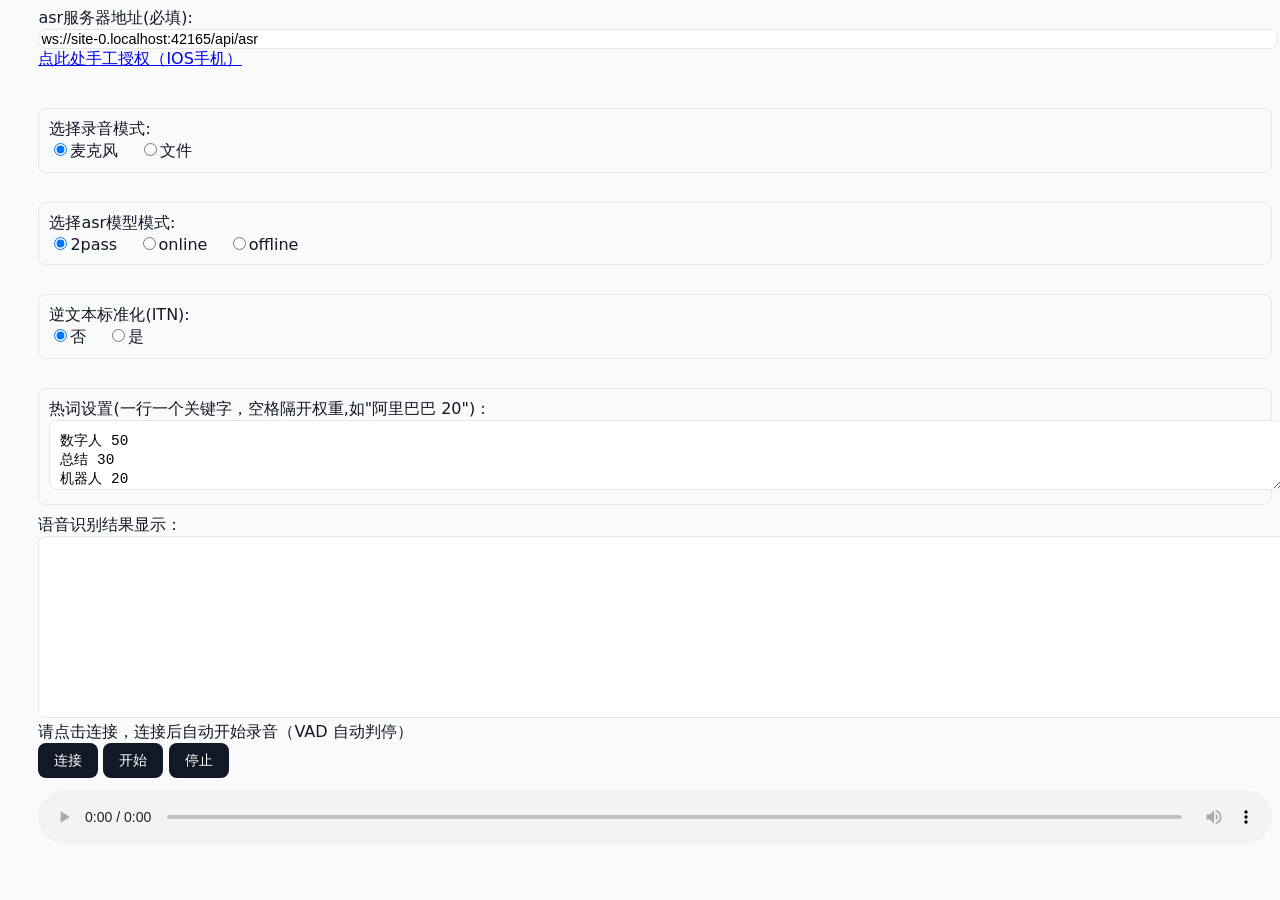
<file: web/asr/index.html>
<!DOCTYPE html>
<html>
	<head>
		<meta charset="utf-8" />
		<meta name="viewport" content="width=device-width,initial-scale=1" />
		<title>语音识别</title>
		<link rel="stylesheet" href="../css/minimal.css">
 
	</head>
	<body style="margin-left: 3%">
		<script src="recorder-core.js" charset="UTF-8"></script>
		<script src="wav.js" charset="UTF-8"></script>
		<script src="pcm.js" charset="UTF-8"></script>

		 
		<div class="div_class_topArea">

			<div class="div_class_recordControl">
				asr服务器地址(必填):
				<br>
				<input id="wssip" type="text" onchange="addresschange()" style=" width: 100%;height:100%" value="wss://www.funasr.com:10096/"/>
				<br>
				<a id="wsslink"  href="#" onclick="window.open('https://127.0.0.1:10095/', '_blank')"><div id="info_wslink">点此处手工授权wss://127.0.0.1:10095/</div></a>
				<br>
			<br>  
			<div  style="border:2px solid #ccc;">
				选择录音模式:<br/>
    
        <label><input name="recoder_mode" onclick="on_recoder_mode_change()" type="radio" value="mic" checked="true"/>麦克风 </label>&nbsp;&nbsp;
        <label><input name="recoder_mode" onclick="on_recoder_mode_change()" type="radio" value="file" />文件 </label> 

				</div>
				
				<br>
				 <div id="mic_mode_div" style="border:2px solid #ccc;display:block;">
				选择asr模型模式:<br/>
    
      <label><input name="asr_mode" type="radio" value="2pass" checked="true"/>2pass </label>&nbsp;&nbsp;
      <label><input name="asr_mode" type="radio" value="online" />online </label>&nbsp;&nbsp;
      <label><input name="asr_mode" type="radio" value="offline" />offline </label>

				</div>
				
				<div id="rec_mode_div" style="border:2px solid #ccc;display:none;">
		 
    
		          <input type="file" id="upfile">

				</div>
				<br>
				<div id="use_itn_div" style="border:2px solid #ccc;display:block;">
					逆文本标准化(ITN):<br/>
					<label><input name="use_itn" type="radio" value="false" checked="true"/>否 </label>&nbsp;&nbsp;
					<label><input name="use_itn" type="radio" value="true" />是 </label>
			   </div>
			   <br>
		        <div  style="border:2px solid #ccc;">
					热词设置(一行一个关键字，空格隔开权重,如"阿里巴巴 20")：
					<br>
	
	
					<textarea rows="3"  id="varHot"  style=" width: 100%;height:100%" >阿里巴巴 20&#13;hello world 40</textarea>
					<br>
	
					</div>
				语音识别结果显示：
				<br>
				
				<textarea rows="10"  id="varArea" readonly="true" style=" width: 100%;height:100%" ></textarea>
				<br>
				<div id="info_div">请点击连接，连接后自动开始录音（VAD 自动判停）</div>
				<div class="div_class_buttons">
					<button id="btnConnect">连接</button>
					<button id="btnStart">开始</button>
					<button id="btnStop">停止</button>
 
				</div>
                
				<audio id="audio_record" type="audio/wav" controls style="margin-top: 12px; width: 100%;"></audio>
			</div>
		</div>

 		<script src="wsconnecter.js" charset="utf-8"></script>
		<script src="main.js" charset="utf-8"></script>
		

 
				
	</body>
</html>
</file>
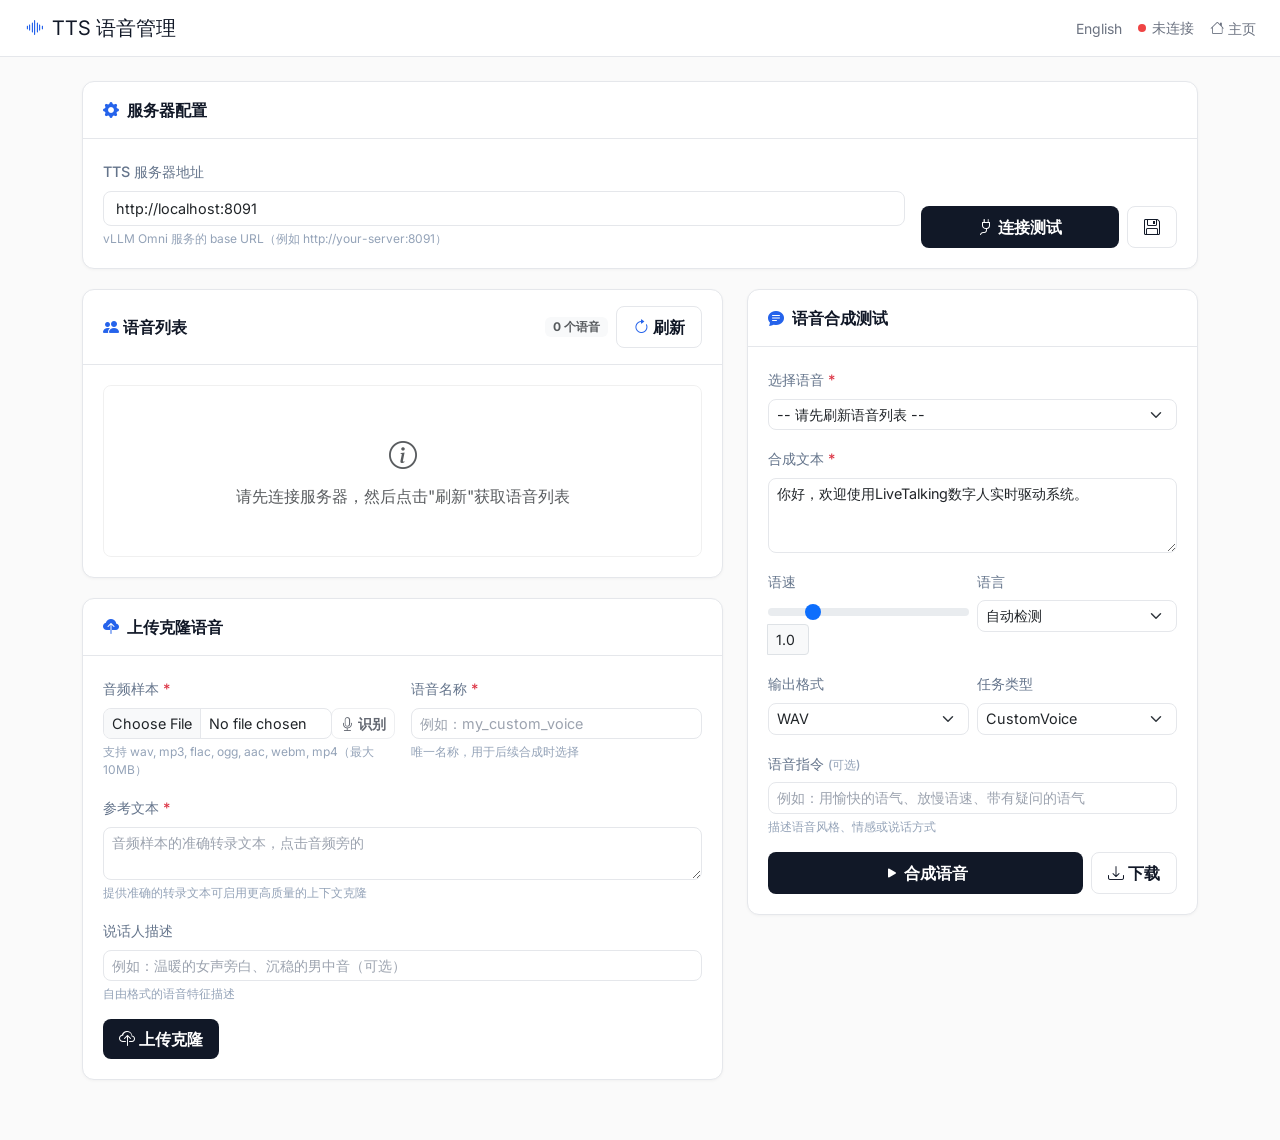
<file: web/tts/index.html>
<!DOCTYPE html>
<html lang="zh-CN">

<head>
    <meta charset="UTF-8">
    <meta name="viewport" content="width=device-width, initial-scale=1.0">
    <title>TTS 语音管理 - LiveTalking</title>
    <link href="https://fonts.googleapis.com/css2?family=Inter:wght@400;500;600;700&display=swap" rel="stylesheet">
    <link href="https://cdn.jsdelivr.net/npm/bootstrap@5.3.0/dist/css/bootstrap.min.css" rel="stylesheet">
    <link rel="stylesheet" href="https://cdn.jsdelivr.net/npm/bootstrap-icons@1.10.0/font/bootstrap-icons.css">
    <style>
        :root {
            --primary-bg: #f0f4fc;
            --card-bg: rgba(255, 255, 255, 0.85);
            --text-dark: #1e293b;
            --text-muted: #64748b;
            --accent-primary: #4361ee;
            --accent-secondary: #3f37c9;
            --danger-color: #ef4444;
            --success-color: #10b981;
            --warning-color: #f59e0b;
            --glass-border: rgba(255, 255, 255, 0.4);
            --border-radius: 16px;
        }

        body {
            font-family: 'Inter', system-ui, -apple-system, sans-serif;
            background: linear-gradient(135deg, #e0eafc 0%, #cfdef3 100%);
            color: var(--text-dark);
            min-height: 100vh;
            padding-bottom: 40px;
        }

        /* Navbar */
        .navbar-custom {
            background: linear-gradient(135deg, #4361ee, #3f37c9);
            box-shadow: 0 2px 10px rgba(0, 0, 0, 0.1);
        }

        /* Glass Card */
        .glass-card {
            background: var(--card-bg);
            backdrop-filter: blur(12px);
            -webkit-backdrop-filter: blur(12px);
            border: 1px solid var(--glass-border);
            border-radius: var(--border-radius);
            box-shadow: 0 10px 30px -10px rgba(0, 0, 0, 0.1);
            margin-bottom: 20px;
        }

        .glass-card .card-header {
            background: transparent;
            border-bottom: 1px solid rgba(0, 0, 0, 0.06);
            padding: 16px 20px;
            font-weight: 600;
            display: flex;
            align-items: center;
            gap: 8px;
        }

        .glass-card .card-header i {
            color: var(--accent-primary);
        }

        .glass-card .card-body {
            padding: 20px;
        }

        /* Buttons */
        .btn-primary-custom {
            background: linear-gradient(135deg, #4361ee, #3f37c9);
            border: none;
            color: #fff;
            font-weight: 600;
            border-radius: 8px;
            padding: 8px 16px;
            cursor: pointer;
            transition: transform 0.2s, box-shadow 0.2s;
        }

        .btn-primary-custom:hover {
            transform: translateY(-1px);
            box-shadow: 0 4px 14px rgba(67, 97, 238, 0.3);
            color: #fff;
        }

        .btn-primary-custom:active {
            transform: translateY(0);
        }

        .btn-primary-custom:disabled {
            opacity: 0.6;
            transform: none;
            box-shadow: none;
            cursor: not-allowed;
        }

        .btn-outline-custom {
            border: 2px solid var(--accent-primary);
            color: var(--accent-primary);
            font-weight: 600;
            border-radius: 8px;
            padding: 8px 16px;
            background: transparent;
            cursor: pointer;
            transition: all 0.2s;
        }

        .btn-outline-custom:hover {
            background: var(--accent-primary);
            color: #fff;
        }

        .btn-outline-custom:active {
            transform: scale(0.97);
        }

        .btn-danger-custom {
            background: #ef4444;
            border: none;
            color: #fff;
            font-weight: 600;
            border-radius: 8px;
            padding: 8px 16px;
            cursor: pointer;
            transition: transform 0.2s, box-shadow 0.2s;
        }

        .btn-danger-custom:hover {
            transform: translateY(-1px);
            box-shadow: 0 4px 14px rgba(239, 68, 68, 0.3);
        }

        /* Form */
        label {
            font-weight: 500;
            font-size: 0.9rem;
            color: var(--text-muted);
            margin-bottom: 4px;
        }

        .param-hint {
            font-size: 0.75rem;
            color: #94a3b8;
        }

        ::placeholder {
            color: #9ca3af !important;
            opacity: 1;
        }

        /* Voice List */
        .voice-table {
            width: 100%;
            font-size: 0.9rem;
        }

        .voice-table th {
            color: var(--text-muted);
            font-weight: 600;
            text-transform: uppercase;
            font-size: 0.8rem;
            letter-spacing: 0.5px;
            border-bottom: 2px solid rgba(0, 0, 0, 0.05);
            padding: 10px 12px;
        }

        .voice-table td {
            padding: 10px 12px;
            vertical-align: middle;
            border-bottom: 1px solid rgba(0, 0, 0, 0.04);
        }

        .voice-table tbody tr {
            transition: background 0.2s;
        }

        .voice-table tbody tr:hover {
            background: rgba(67, 97, 238, 0.04);
        }

        .badge-preset {
            background: #dbeafe;
            color: #1e40af;
            font-size: 0.7rem;
            padding: 3px 8px;
            border-radius: 12px;
        }

        .badge-uploaded {
            background: #d1fae5;
            color: #065f46;
            font-size: 0.7rem;
            padding: 3px 8px;
            border-radius: 12px;
        }

        .voice-list-container {
            max-height: 380px;
            overflow-y: auto;
            border-radius: 8px;
            border: 1px solid rgba(0, 0, 0, 0.06);
        }

        /* Audio Player */
        .audio-preview {
            width: 100%;
            margin-top: 12px;
            border-radius: 8px;
        }

        /* Loading Spinner */
        .spinner-overlay {
            display: none;
            position: fixed;
            top: 0;
            left: 0;
            width: 100%;
            height: 100%;
            background: rgba(0, 0, 0, 0.3);
            z-index: 9999;
            justify-content: center;
            align-items: center;
        }

        .spinner-overlay.show {
            display: flex;
        }

        .spinner-box {
            background: #fff;
            border-radius: 16px;
            padding: 30px 40px;
            text-align: center;
            box-shadow: 0 20px 40px rgba(0, 0, 0, 0.15);
        }

        /* Toast */
        .toast-container {
            position: fixed;
            top: 20px;
            right: 20px;
            z-index: 10000;
        }

        .custom-toast {
            border-radius: 10px;
            padding: 12px 20px;
            margin-bottom: 10px;
            color: #fff;
            font-weight: 500;
            box-shadow: 0 8px 24px rgba(0, 0, 0, 0.15);
            animation: slideIn 0.3s ease;
            min-width: 280px;
        }

        .custom-toast.success {
            background: linear-gradient(135deg, #10b981, #059669);
        }

        .custom-toast.error {
            background: linear-gradient(135deg, #ef4444, #dc2626);
        }

        .custom-toast.info {
            background: linear-gradient(135deg, #4361ee, #3f37c9);
        }

        @keyframes slideIn {
            from {
                transform: translateX(100%);
                opacity: 0;
            }
            to {
                transform: translateX(0);
                opacity: 1;
            }
        }

        /* Server status indicator */
        .server-status {
            display: inline-flex;
            align-items: center;
            gap: 6px;
            font-size: 0.85rem;
        }

        .status-dot {
            width: 8px;
            height: 8px;
            border-radius: 50%;
            display: inline-block;
        }

        .status-dot.on {
            background: #10b981;
        }

        .status-dot.off {
            background: #ef4444;
        }

        /* Waveform animation */
        .playing-indicator {
            display: none;
            align-items: center;
            gap: 2px;
            margin-left: 8px;
        }

        .playing-indicator.active {
            display: inline-flex;
        }

        .wave-bar {
            width: 3px;
            background: var(--accent-primary);
            border-radius: 2px;
            animation: wave 0.8s ease-in-out infinite;
        }

        .wave-bar:nth-child(1) {
            height: 10px;
            animation-delay: 0s;
        }

        .wave-bar:nth-child(2) {
            height: 18px;
            animation-delay: 0.1s;
        }

        .wave-bar:nth-child(3) {
            height: 14px;
            animation-delay: 0.2s;
        }

        .wave-bar:nth-child(4) {
            height: 20px;
            animation-delay: 0.3s;
        }

        .wave-bar:nth-child(5) {
            height: 12px;
            animation-delay: 0.4s;
        }

        @keyframes wave {
            0%,
            100% {
                transform: scaleY(0.5);
            }
            50% {
                transform: scaleY(1.2);
            }
        }
    </style>
    <link rel="stylesheet" href="../css/minimal.css">
</head>

<body>

    <!-- Spinner Overlay -->
    <div class="spinner-overlay" id="spinnerOverlay">
        <div class="spinner-box">
            <div class="spinner-border text-primary mb-2" role="status"></div>
            <div class="fw-bold" id="spinnerText">处理中...</div>
        </div>
    </div>

    <!-- Toast Container -->
    <div class="toast-container" id="toastContainer"></div>

    <!-- Navbar -->
    <nav class="navbar navbar-dark navbar-custom">
        <div class="container-fluid px-4">
            <span class="navbar-brand"><i class="bi bi-soundwave me-2"></i>TTS 语音管理</span>
            <div class="d-flex align-items-center gap-3">
                <a href="/tts/index-en.html" class="text-white-50 small text-decoration-none">English</a>
                <span class="server-status text-white-50">
                    <span class="status-dot off" id="serverDot"></span>
                    <span id="serverStatusText">未连接</span>
                </span>
                <a href="/index.html" class="text-white-50 small text-decoration-none"><i class="bi bi-house"></i> 主页</a>
            </div>
        </div>
    </nav>

    <div class="container mt-4">

        <!-- Server Configuration -->
        <div class="glass-card">
            <div class="card-header"><i class="bi bi-gear-fill"></i> 服务器配置</div>
            <div class="card-body">
                <div class="row g-3 align-items-end">
                    <div class="col-md-9">
                        <label class="form-label">TTS 服务器地址</label>
                        <input type="text" class="form-control" id="serverUrl"
                        placeholder="http://localhost:8091"
                        value="http://localhost:8091">
                        <div class="param-hint mt-1">vLLM Omni 服务的 base URL（例如 http://your-server:8091）</div>
                    </div>
                    <div class="col-md-3 d-flex gap-2">
                        <button class="btn-primary-custom flex-grow-1" onclick="checkServer()">
                            <i class="bi bi-plug"></i> 连接测试
                        </button>
                        <button class="btn-outline-custom" onclick="saveConfig()" title="保存配置">
                            <i class="bi bi-floppy"></i>
                        </button>
                    </div>
                </div>
            </div>
        </div>

        <div class="row">
            <!-- Left Column: Voice List & Clone -->
            <div class="col-lg-7">
                <!-- Voice List -->
                <div class="glass-card">
                    <div class="card-header d-flex justify-content-between align-items-center">
                        <span><i class="bi bi-people-fill"></i> 语音列表</span>
                        <div class="d-flex gap-2 align-items-center">
                            <span class="badge bg-light text-muted" id="voiceCount">0 个语音</span>
                            <button class="btn-outline-custom btn-sm" onclick="refreshVoices()">
                                <i class="bi bi-arrow-clockwise"></i> 刷新
                            </button>
                        </div>
                    </div>
                    <div class="card-body">
                        <div class="voice-list-container" id="voiceListContainer">
                            <div class="text-center text-muted py-5">
                                <i class="bi bi-info-circle fs-3 d-block mb-2"></i>
                                请先连接服务器，然后点击"刷新"获取语音列表
                            </div>
                        </div>
                    </div>
                </div>

                <!-- Upload / Clone Voice -->
                <div class="glass-card">
                    <div class="card-header"><i class="bi bi-cloud-upload-fill"></i> 上传克隆语音</div>
                    <div class="card-body">
                        <form id="cloneForm" onsubmit="return false;">
                            <input type="hidden" id="cloneConsent">
                            <div class="row g-3">
                                <div class="col-md-6">
                                    <label class="form-label">音频样本 <span class="text-danger">*</span></label>
                                    <div class="input-group input-group-sm">
                                        <input type="file" class="form-control form-control-sm" id="cloneAudioFile"
                                        accept="audio/*" onchange="onAudioFileChange()">
                                        <button class="btn btn-outline-custom btn-sm" type="button" id="btnTranscribe" disabled
                                        onclick="transcribeAudio()" title="自动识别音频文本">
                                            <i class="bi bi-mic"></i> 识别
                                        </button>
                                    </div>
                                    <div class="param-hint mt-1">支持 wav, mp3, flac, ogg, aac, webm, mp4（最大 10MB）</div>
                                </div>
                                <div class="col-md-6">
                                    <label class="form-label">语音名称 <span class="text-danger">*</span></label>
                                    <input type="text" class="form-control form-control-sm" id="cloneName"
                                    placeholder="例如：my_custom_voice">
                                    <div class="param-hint mt-1">唯一名称，用于后续合成时选择</div>
                                </div>
                                <div class="col-12">
                                    <label class="form-label">参考文本 <span class="text-danger">*</span></label>
                                    <textarea class="form-control form-control-sm" id="cloneRefText" rows="2"
                                    placeholder="音频样本的准确转录文本，点击音频旁的"识别"按钮自动生成"></textarea>
                                    <div class="param-hint mt-1">提供准确的转录文本可启用更高质量的上下文克隆</div>
                                </div>
                                <div class="col-12">
                                    <label class="form-label">说话人描述</label>
                                    <input type="text" class="form-control form-control-sm" id="cloneDescription"
                                    placeholder="例如：温暖的女声旁白、沉稳的男中音（可选）">
                                    <div class="param-hint mt-1">自由格式的语音特征描述</div>
                                </div>
                                <div class="col-12">
                                    <button type="button" class="btn-primary-custom" onclick="uploadVoice()" id="btnUpload">
                                        <i class="bi bi-cloud-upload"></i> 上传克隆
                                    </button>
                                </div>
                            </div>
                        </form>
                    </div>
                </div>
            </div>

            <!-- Right Column: Speech Synthesis -->
            <div class="col-lg-5">
                <div class="glass-card">
                    <div class="card-header"><i class="bi bi-chat-text-fill"></i> 语音合成测试</div>
                    <div class="card-body">
                        <div class="mb-3">
                            <label class="form-label">选择语音 <span class="text-danger">*</span></label>
                            <select class="form-select form-select-sm" id="synthVoice">
                                <option value="">-- 请先刷新语音列表 --</option>
                            </select>
                        </div>

                        <div class="mb-3">
                            <label class="form-label">合成文本 <span class="text-danger">*</span></label>
                            <textarea class="form-control form-control-sm" id="synthText" rows="3"
                        placeholder="输入要合成语音的文本...">你好，欢迎使用LiveTalking数字人实时驱动系统。</textarea>
                    </div>

                    <div class="row g-2 mb-3">
                        <div class="col-md-6">
                            <label class="form-label">语速</label>
                            <div class="input-group input-group-sm">
                                <input type="range" class="form-range" id="synthSpeed" min="0.25" max="4.0" step="0.05" value="1.0"
                                oninput="document.getElementById('synthSpeedVal').textContent=this.value">
                                <span class="input-group-text" id="synthSpeedVal" style="min-width:42px;">1.0</span>
                            </div>
                        </div>
                        <div class="col-md-6">
                            <label class="form-label">语言</label>
                            <select class="form-select form-select-sm" id="synthLanguage">
                                <option value="Auto">自动检测</option>
                                <option value="Chinese">中文</option>
                                <option value="English">English</option>
                                <option value="Japanese">日本語</option>
                                <option value="Korean">한국어</option>
                                <option value="German">Deutsch</option>
                                <option value="French">Français</option>
                                <option value="Russian">Русский</option>
                                <option value="Portuguese">Português</option>
                                <option value="Spanish">Español</option>
                                <option value="Italian">Italiano</option>
                            </select>
                        </div>
                    </div>

                    <div class="row g-2 mb-3">
                        <div class="col-md-6">
                            <label class="form-label">输出格式</label>
                            <select class="form-select form-select-sm" id="synthFormat">
                                <option value="wav">WAV</option>
                                <option value="mp3">MP3</option>
                                <option value="flac">FLAC</option>
                                <option value="aac">AAC</option>
                                <option value="opus">Opus</option>
                                <option value="pcm">PCM</option>
                            </select>
                        </div>
                        <div class="col-md-6">
                            <label class="form-label">任务类型</label>
                            <select class="form-select form-select-sm" id="synthTaskType">
                                <option value="CustomVoice">CustomVoice</option>
                                <option value="VoiceDesign">VoiceDesign</option>
                                <option value="Base">Base（需克隆语音）</option>
                            </select>
                        </div>
                    </div>

                    <div class="mb-3">
                        <label class="form-label">语音指令 <span class="param-hint">(可选)</span></label>
                        <input type="text" class="form-control form-control-sm" id="synthInstructions"
                        placeholder="例如：用愉快的语气、放慢语速、带有疑问的语气">
                        <div class="param-hint mt-1">描述语音风格、情感或说话方式</div>
                    </div>

                    <div class="d-flex gap-2">
                        <button class="btn-primary-custom flex-grow-1" onclick="synthesize()" id="btnSynthesize">
                            <i class="bi bi-play-fill"></i> 合成语音
                        </button>
                        <button class="btn-outline-custom" onclick="downloadAudio()" id="btnDownload" disabled>
                            <i class="bi bi-download"></i> 下载
                        </button>
                    </div>

                    <!-- Audio Preview -->
                    <div id="audioPreviewSection" style="display:none; margin-top:16px;">
                        <div class="d-flex align-items-center gap-2 mb-2">
                            <span class="fw-bold small">合成结果</span>
                            <div class="playing-indicator" id="playingIndicator">
                                <div class="wave-bar"></div>
                                <div class="wave-bar"></div>
                                <div class="wave-bar"></div>
                                <div class="wave-bar"></div>
                                <div class="wave-bar"></div>
                            </div>
                        </div>
                        <audio id="audioPreview" class="audio-preview" controls></audio>
                    </div>
                </div>
            </div>
        </div>

        <!-- Advanced: Ref Audio Settings -->
        <div class="glass-card" id="refAudioCard" style="display:none;">
            <div class="card-header"><i class="bi bi-sliders"></i> 高级：参考音频设置 (Base 模式)</div>
            <div class="card-body">
                <div class="row g-3">
                    <div class="col-md-4">
                        <label class="form-label">参考音频 URL</label>
                        <input type="text" class="form-control form-control-sm" id="refAudioUrl"
                        placeholder="http://... 或 data:audio/wav;base64,...">
                        <div class="param-hint mt-1">远程 URL 或 base64 data URL</div>
                    </div>
                    <div class="col-md-4">
                        <label class="form-label">参考文本</label>
                        <input type="text" class="form-control form-control-sm" id="refText"
                        placeholder="参考音频的转录文本">
                    </div>
                    <div class="col-md-4 d-flex align-items-end">
                        <div class="form-check form-switch">
                            <input class="form-check-input" type="checkbox" id="xVectorOnly">
                            <label class="form-check-label small">仅使用 X-Vector 模式 <span class="param-hint">(更快，质量略低)</span></label>
                        </div>
                    </div>
                </div>
            </div>
        </div>
    </div>

        <!-- Hidden audio blob store -->
        <script>
            // ==================== State ====================
            let audioBlob = null;
            let audioUrl = null;
            let currentVoices = { voices: [], uploaded_voices: [] };

            // ==================== Utilities ====================
            function getBaseUrl() {
                return document.getElementById('serverUrl').value.replace(/\/+$/, '');
            }

            function showSpinner(text = '处理中...') {
                document.getElementById('spinnerText').textContent = text;
                document.getElementById('spinnerOverlay').classList.add('show');
            }

            function hideSpinner() {
                document.getElementById('spinnerOverlay').classList.remove('show');
            }

            function showToast(message, type = 'info') {
                const container = document.getElementById('toastContainer');
                const toast = document.createElement('div');
                toast.className = `custom-toast ${type}`;
                toast.innerHTML = message;
                container.appendChild(toast);
                setTimeout(() => {
                    toast.style.opacity = '0';
                    toast.style.transition = 'opacity 0.3s';
                    setTimeout(() => toast.remove(), 300);
                }, 3500);
            }

            function setServerStatus(connected) {
                const dot = document.getElementById('serverDot');
                const text = document.getElementById('serverStatusText');
                if (connected) {
                    dot.className = 'status-dot on';
                    text.textContent = '已连接';
                } else {
                    dot.className = 'status-dot off';
                    text.textContent = '未连接';
                }
            }

            // ==================== Server Config ====================
            function saveConfig() {
                const config = {
                    serverUrl: document.getElementById('serverUrl').value,
                };
                localStorage.setItem('tts_config', JSON.stringify(config));
                showToast('<i class="bi bi-check-circle me-1"></i>配置已保存到本地', 'success');
            }

            function loadConfig() {
                try {
                    const saved = localStorage.getItem('tts_config');
                    if (saved) {
                        const config = JSON.parse(saved);
                        if (config.serverUrl) document.getElementById('serverUrl').value = config.serverUrl;
                    }
                } catch (e) { /* ignore */ }
            }

            // ==================== Server Check ====================
            async function checkServer() {
                const baseUrl = getBaseUrl();
                if (!baseUrl) {
                    showToast('<i class="bi bi-exclamation-triangle me-1"></i>请输入服务器地址', 'error');
                    return;
                }

                showSpinner('正在连接服务器...');
                setServerStatus(false);

                try {
                    const resp = await fetch(`${baseUrl}/v1/audio/voices`, {
                        method: 'GET',
                        headers: { 'Content-Type': 'application/json' },
                    });

                    if (resp.ok) {
                        const data = await resp.json();
                        currentVoices = data;
                        renderVoiceList(data);
                        populateVoiceSelect(data);
                        setServerStatus(true);
                        const presetCount = data.voices?.filter(v => !(data.uploaded_voices || []).map(u => u.name).includes(v)).length || 0;
                        const uploadCount = data.uploaded_voices?.length || 0;
                        showToast(`<i class="bi bi-check-circle me-1"></i>连接成功！发现 ${presetCount} 个预设语音，${uploadCount} 个已上传语音`, 'success');
                    } else {
                        const errText = await resp.text();
                        showToast(`<i class="bi bi-x-circle me-1"></i>服务器返回错误: ${resp.status} ${resp.statusText}`, 'error');
                        console.error('Server check failed:', resp.status, errText);
                    }
                } catch (e) {
                    showToast(`<i class="bi bi-x-circle me-1"></i>无法连接到服务器: ${e.message}`, 'error');
                    console.error('Connection error:', e);
                } finally {
                    hideSpinner();
                }
            }

            // ==================== Voice List ====================
            async function refreshVoices() {
                const baseUrl = getBaseUrl();
                if (!baseUrl) {
                    showToast('<i class="bi bi-exclamation-triangle me-1"></i>请先配置服务器地址', 'error');
                    return;
                }

                showSpinner('正在获取语音列表...');

                try {
                    const resp = await fetch(`${baseUrl}/v1/audio/voices`);
                    if (!resp.ok) {
                        const errText = await resp.text();
                        throw new Error(`${resp.status} ${resp.statusText}: ${errText}`);
                    }

                    const data = await resp.json();
                    currentVoices = data;
                    renderVoiceList(data);
                    populateVoiceSelect(data);
                    setServerStatus(true);

                    const uploadedNames = (data.uploaded_voices || []).map(v => v.name);
                    const presetCount = (data.voices || []).filter(v => !uploadedNames.includes(v)).length;
                    const total = presetCount + (data.uploaded_voices?.length || 0);
                    showToast(`<i class="bi bi-check-circle me-1"></i>已刷新，共 ${total} 个语音`, 'success');
                } catch (e) {
                    showToast(`<i class="bi bi-x-circle me-1"></i>获取失败: ${e.message}`, 'error');
                    console.error('Refresh voices error:', e);
                } finally {
                    hideSpinner();
                }
            }

            function renderVoiceList(data) {
                const container = document.getElementById('voiceListContainer');
                const countEl = document.getElementById('voiceCount');

                const uploadedVoices = data.uploaded_voices || [];
                const uploadedNames = new Set(uploadedVoices.map(v => v.name));
                const presetVoices = (data.voices || []).filter(v => !uploadedNames.has(v));
                const total = presetVoices.length + uploadedVoices.length;

                countEl.textContent = `${total} 个语音`;

                if (total === 0) {
                    container.innerHTML = `
                            <div class="text-center text-muted py-5">
                                <i class="bi bi-inbox fs-3 d-block mb-2"></i>
                                暂无语音，请上传克隆语音
                            </div>`;
                    return;
                }

                let html = `
                        <table class="voice-table table table-borderless mb-0">
                            <thead>
                                <tr>
                                    <th>名称</th>
                                    <th>类型</th>
                                    <th>描述 / 参考文本</th>
                                    <th>操作</th>
                                </tr>
                            </thead>
                            <tbody>`;

                // Preset voices
                for (const v of presetVoices) {
                    html += `
                                <tr>
                                    <td><strong>${escapeHtml(v)}</strong></td>
                                    <td><span class="badge-preset">预设</span></td>
                                    <td><span class="text-muted small">—</span></td>
                                    <td>
                                        <button class="btn btn-sm btn-outline-custom py-0 px-2" onclick="selectVoice('${escapeHtml(v)}')" title="选用此语音">
                                            <i class="bi bi-check2"></i>
                                        </button>
                                    </td>
                                </tr>`;
                }

                // Uploaded voices
                for (const v of uploadedVoices) {
                    const desc = v.speaker_description || v.ref_text || '—';
                    const created = v.created_at ? new Date(v.created_at * 1000).toLocaleDateString('zh-CN') : '';
                    html += `
                                <tr>
                                    <td><strong>${escapeHtml(v.name)}</strong></td>
                                    <td><span class="badge-uploaded">已上传</span></td>
                                    <td>
                                        <span class="small">${escapeHtml(desc)}</span>
                                        ${created ? `<br><span class="param-hint">${created}</span>` : ''}
                                    </td>
                                    <td>
                                        <button class="btn btn-sm btn-outline-custom py-0 px-2" onclick="selectVoice('${escapeHtml(v.name)}')" title="选用此语音">
                                            <i class="bi bi-check2"></i>
                                        </button>
                                        <button class="btn btn-sm text-danger py-0 px-1" onclick="deleteVoice('${escapeHtml(v.name)}')" title="删除此语音">
                                            <i class="bi bi-trash3"></i>
                                        </button>
                                    </td>
                                </tr>`;
                }

                html += '</tbody></table>';
                container.innerHTML = html;
            }

            function populateVoiceSelect(data) {
                const select = document.getElementById('synthVoice');
                select.innerHTML = '<option value="">-- 请选择语音 --</option>';

                const uploadedVoices = data.uploaded_voices || [];
                const uploadedNames = new Set(uploadedVoices.map(v => v.name));
                const presetVoices = (data.voices || []).filter(v => !uploadedNames.has(v));

                if (presetVoices.length > 0) {
                    const optgroup = document.createElement('optgroup');
                    optgroup.label = '预设语音';
                    for (const v of presetVoices) {
                        const opt = document.createElement('option');
                        opt.value = v;
                        opt.textContent = v;
                        optgroup.appendChild(opt);
                    }
                    select.appendChild(optgroup);
                }

                if (uploadedVoices.length > 0) {
                    const optgroup = document.createElement('optgroup');
                    optgroup.label = '已上传语音';
                    for (const v of uploadedVoices) {
                        const opt = document.createElement('option');
                        opt.value = v.name;
                        opt.textContent = v.name;
                        optgroup.appendChild(opt);
                    }
                    select.appendChild(optgroup);
                }
            }

            function selectVoice(name) {
                document.getElementById('synthVoice').value = name;
                // Scroll to synth card
                document.getElementById('synthText').focus();
                showToast(`<i class="bi bi-check-circle me-1"></i>已选用语音: ${name}`, 'info');
            }

            async function deleteVoice(name) {
                if (!confirm(`确定要删除语音 "${name}" 吗？此操作不可撤销。`)) return;

                const baseUrl = getBaseUrl();
                showSpinner('正在删除语音...');

                try {
                    // Try DELETE method on the voice endpoint
                    const resp = await fetch(`${baseUrl}/v1/audio/voices/${encodeURIComponent(name)}`, {
                        method: 'DELETE',
                    });

                    if (resp.ok) {
                        showToast(`<i class="bi bi-check-circle me-1"></i>语音 "${name}" 已删除`, 'success');
                        await refreshVoices();
                    } else if (resp.status === 404 || resp.status === 405) {
                        // Some implementations might not support DELETE, try alternative
                        showToast(`<i class="bi bi-info-circle me-1"></i>服务器不支持删除操作，请手动管理`, 'info');
                    } else {
                        const errText = await resp.text();
                        throw new Error(`${resp.status}: ${errText}`);
                    }
                } catch (e) {
                    showToast(`<i class="bi bi-x-circle me-1"></i>删除失败: ${e.message}`, 'error');
                } finally {
                    hideSpinner();
                }
            }

            // ==================== Upload Voice ====================
            function generateConsentId() {
                return 'consent_' + Date.now().toString(36) + '_' + Math.random().toString(36).substring(2, 10);
            }

            function onAudioFileChange() {
                const fileInput = document.getElementById('cloneAudioFile');
                const btnTranscribe = document.getElementById('btnTranscribe');
                btnTranscribe.disabled = !fileInput.files || fileInput.files.length === 0;
            }

            async function transcribeAudio() {
                const fileInput = document.getElementById('cloneAudioFile');
                const btnTranscribe = document.getElementById('btnTranscribe');

                if (!fileInput.files || fileInput.files.length === 0) {
                    showToast('<i class="bi bi-exclamation-triangle me-1"></i>请先选择音频文件', 'error');
                    return;
                }

                // Check for browser SpeechRecognition support
                const SpeechRecognition = window.SpeechRecognition || window.webkitSpeechRecognition;
                if (!SpeechRecognition) {
                    showToast('<i class="bi bi-x-circle me-1"></i>当前浏览器不支持语音识别，请使用 Chrome 或 Edge', 'error');
                    return;
                }

                btnTranscribe.disabled = true;
                showSpinner('正在通过浏览器语音识别...\n请确保麦克风已开启，将播放音频进行识别');

                const recognition = new SpeechRecognition();
                recognition.lang = 'zh-CN';
                recognition.interimResults = true;
                recognition.continuous = true;
                recognition.maxAlternatives = 1;

                let finalTranscript = '';
                let recognitionStarted = false;

                // Create audio element to play the file
                const audio = new Audio();
                audio.src = URL.createObjectURL(fileInput.files[0]);
                audio.volume = 0.8;

                recognition.onresult = (event) => {
                    let interim = '';
                    for (let i = event.resultIndex; i < event.results.length; i++) {
                        const result = event.results[i];
                        if (result.isFinal) {
                            finalTranscript += result[0].transcript;
                        } else {
                            interim += result[0].transcript;
                        }
                    }
                    document.getElementById('cloneRefText').value = finalTranscript + interim;
                };

                recognition.onerror = (event) => {
                    if (event.error === 'no-speech' || event.error === 'aborted') return;
                    console.error('Speech recognition error:', event.error);
                    // Don't show toast for transient errors during playback
                };

                recognition.onend = () => {
                    if (!audio.ended && !audio.paused) {
                        // Recognition ended but audio still playing, restart
                        try {
                            if (recognitionStarted) recognition.start();
                        } catch (e) { /* ignore */ }
                    }
                };

                audio.onended = () => {
                    try { recognition.stop(); } catch (e) { /* ignore */ }
                    URL.revokeObjectURL(audio.src);
                    document.getElementById('cloneRefText').value = finalTranscript.trim();
                    if (finalTranscript.trim()) {
                        showToast('<i class="bi bi-check-circle me-1"></i>语音识别完成，请核对转录文本', 'success');
                    } else {
                        showToast('<i class="bi bi-info-circle me-1"></i>未识别到语音内容，请检查麦克风或手动输入文本', 'info');
                    }
                    btnTranscribe.disabled = false;
                    hideSpinner();
                };

                audio.onerror = () => {
                    try { recognition.stop(); } catch (e) { /* ignore */ }
                    URL.revokeObjectURL(audio.src);
                    showToast('<i class="bi bi-x-circle me-1"></i>音频播放失败', 'error');
                    btnTranscribe.disabled = false;
                    hideSpinner();
                };

                try {
                    recognition.start();
                    recognitionStarted = true;
                    // Small delay to let recognition initialize before playback
                    setTimeout(() => audio.play().catch(e => {
                        try { recognition.stop(); } catch (e2) { /* ignore */ }
                        showToast('<i class="bi bi-x-circle me-1"></i>音频播放失败: ' + e.message, 'error');
                        btnTranscribe.disabled = false;
                        hideSpinner();
                    }), 300);
                } catch (e) {
                    showToast('<i class="bi bi-x-circle me-1"></i>启动语音识别失败: ' + e.message, 'error');
                    btnTranscribe.disabled = false;
                    hideSpinner();
                }
            }

            async function uploadVoice() {
                const baseUrl = getBaseUrl();
                const fileInput = document.getElementById('cloneAudioFile');
                const nameInput = document.getElementById('cloneName');
                const consentInput = document.getElementById('cloneConsent');
                const refTextInput = document.getElementById('cloneRefText');
                const descInput = document.getElementById('cloneDescription');
                const btnUpload = document.getElementById('btnUpload');

                if (!fileInput.files || fileInput.files.length === 0) {
                    showToast('<i class="bi bi-exclamation-triangle me-1"></i>请选择音频文件', 'error');
                    return;
                }
                if (!nameInput.value.trim()) {
                    showToast('<i class="bi bi-exclamation-triangle me-1"></i>请输入语音名称', 'error');
                    return;
                }
                if (!refTextInput.value.trim()) {
                    showToast('<i class="bi bi-exclamation-triangle me-1"></i>请填写参考文本（可点击音频旁的"识别"按钮自动生成）', 'error');
                    return;
                }

                const file = fileInput.files[0];
                const maxSize = 10 * 1024 * 1024; // 10MB
                if (file.size > maxSize) {
                    showToast('<i class="bi bi-exclamation-triangle me-1"></i>音频文件不能超过 10MB', 'error');
                    return;
                }

                // Auto-generate consent ID if not set
                if (!consentInput.value.trim()) {
                    consentInput.value = generateConsentId();
                }

                btnUpload.disabled = true;
                showSpinner('正在上传克隆语音...');

                try {
                    const formData = new FormData();
                    formData.append('audio_sample', file);
                    formData.append('name', nameInput.value.trim());
                    formData.append('consent', consentInput.value.trim());
                    formData.append('ref_text', refTextInput.value.trim());
                    if (descInput.value.trim()) {
                        formData.append('speaker_description', descInput.value.trim());
                    }

                    const resp = await fetch(`${baseUrl}/v1/audio/voices`, {
                        method: 'POST',
                        body: formData,
                        // Don't set Content-Type header — the browser will set it with the boundary
                    });

                    if (resp.ok) {
                        const result = await resp.json().catch(() => ({}));
                        showToast(`<i class="bi bi-check-circle me-1"></i>语音 "${nameInput.value.trim()}" 上传成功！`, 'success');

                        // Clear form
                        fileInput.value = '';
                        nameInput.value = '';
                        consentInput.value = generateConsentId();
                        refTextInput.value = '';
                        descInput.value = '';
                        document.getElementById('btnTranscribe').disabled = true;

                        // Refresh voice list
                        await refreshVoices();
                    } else {
                        const errText = await resp.text();
                        let errMsg = `${resp.status} ${resp.statusText}`;
                        try {
                            const errJson = JSON.parse(errText);
                            errMsg = errJson.detail || errJson.message || errMsg;
                        } catch (e) { /* use raw text */ }
                        throw new Error(errMsg);
                    }
                } catch (e) {
                    showToast(`<i class="bi bi-x-circle me-1"></i>上传失败: ${e.message}`, 'error');
                    console.error('Upload error:', e);
                } finally {
                    btnUpload.disabled = false;
                    hideSpinner();
                }
            }

            // ==================== Synthesize ====================
            async function synthesize() {
                const baseUrl = getBaseUrl();
                const voice = document.getElementById('synthVoice').value;
                const text = document.getElementById('synthText').value.trim();
                const speed = parseFloat(document.getElementById('synthSpeed').value);
                const language = document.getElementById('synthLanguage').value;
                const format = document.getElementById('synthFormat').value;
                const taskType = document.getElementById('synthTaskType').value;
                const instructions = document.getElementById('synthInstructions').value.trim();
                const btnSynthesize = document.getElementById('btnSynthesize');

                if (!voice) {
                    showToast('<i class="bi bi-exclamation-triangle me-1"></i>请先选择语音', 'error');
                    return;
                }
                if (!text) {
                    showToast('<i class="bi bi-exclamation-triangle me-1"></i>请输入合成文本', 'error');
                    return;
                }

                btnSynthesize.disabled = true;
                showSpinner('正在合成语音...');

                // Clean up previous audio
                if (audioUrl) {
                    URL.revokeObjectURL(audioUrl);
                    audioUrl = null;
                }
                audioBlob = null;

                try {
                    const body = {
                        input: text,                        
                        voice: voice,
                        response_format: format,
                        speed: speed,
                        language: language,
                        task_type: taskType,
                    };

                    if (instructions) {
                        body.instructions = instructions;
                    }

                    // Add ref_audio params for Base task type
                    if (taskType === 'Base') {
                        const refAudioUrl = document.getElementById('refAudioUrl').value.trim();
                        const refText = document.getElementById('refText').value.trim();
                        const xVectorOnly = document.getElementById('xVectorOnly').checked;

                        if (refAudioUrl) body.ref_audio = refAudioUrl;
                        if (refText) body.ref_text = refText;
                        if (xVectorOnly) body.x_vector_only_mode = true;
                    }

                    const resp = await fetch(`${baseUrl}/v1/audio/speech`, {
                        method: 'POST',
                        headers: {
                            'Content-Type': 'application/json',
                        },
                        body: JSON.stringify(body),
                    });

                    if (!resp.ok) {
                        const errText = await resp.text();
                        let errMsg = `${resp.status} ${resp.statusText}`;
                        try {
                            const errJson = JSON.parse(errText);
                            errMsg = errJson.detail || errJson.message || errMsg;
                        } catch (e) { /* use raw text */ }
                        throw new Error(errMsg);
                    }

                    // Get audio blob from response
                    audioBlob = await resp.blob();

                    // Create preview URL
                    const mimeType = getMimeType(format);
                    audioUrl = URL.createObjectURL(new Blob([audioBlob], { type: mimeType }));

                    // Show audio player
                    const previewSection = document.getElementById('audioPreviewSection');
                    const audioEl = document.getElementById('audioPreview');
                    previewSection.style.display = 'block';
                    audioEl.src = audioUrl;
                    audioEl.load();

                    // Enable download button
                    document.getElementById('btnDownload').disabled = false;

                    // Show playing indicator when audio plays
                    audioEl.onplay = () => document.getElementById('playingIndicator').classList.add('active');
                    audioEl.onpause = () => document.getElementById('playingIndicator').classList.remove('active');
                    audioEl.onended = () => document.getElementById('playingIndicator').classList.remove('active');

                    showToast(`<i class="bi bi-check-circle me-1"></i>语音合成成功！`, 'success');
                } catch (e) {
                    showToast(`<i class="bi bi-x-circle me-1"></i>合成失败: ${e.message}`, 'error');
                    console.error('Synthesis error:', e);
                } finally {
                    btnSynthesize.disabled = false;
                    hideSpinner();
                }
            }

            function downloadAudio() {
                if (!audioBlob) {
                    showToast('<i class="bi bi-exclamation-triangle me-1"></i>请先合成语音', 'error');
                    return;
                }

                const format = document.getElementById('synthFormat').value;
                const voice = document.getElementById('synthVoice').value || 'tts';
                const ext = format === 'pcm' ? 'pcm' : format;
                const mimeType = getMimeType(format);

                const url = URL.createObjectURL(new Blob([audioBlob], { type: mimeType }));
                const a = document.createElement('a');
                a.href = url;
                a.download = `${voice}_${Date.now()}.${ext}`;
                document.body.appendChild(a);
                a.click();
                document.body.removeChild(a);
                URL.revokeObjectURL(url);
            }

            function getMimeType(format) {
                const map = {
                    'wav': 'audio/wav',
                    'mp3': 'audio/mpeg',
                    'flac': 'audio/flac',
                    'aac': 'audio/aac',
                    'opus': 'audio/opus',
                    'pcm': 'audio/pcm',
                };
                return map[format] || 'audio/wav';
            }

            function escapeHtml(str) {
                if (!str) return '';
                const div = document.createElement('div');
                div.textContent = str;
                return div.innerHTML;
            }

            // ==================== Event Listeners ====================
            // Show/hide ref audio card based on task type
            document.getElementById('synthTaskType').addEventListener('change', function() {
                const refCard = document.getElementById('refAudioCard');
                if (this.value === 'Base') {
                    refCard.style.display = 'block';
                } else {
                    refCard.style.display = 'none';
                }
            });

            // Enter key triggers synthesis
            document.getElementById('synthText').addEventListener('keydown', function(e) {
                if (e.ctrlKey && e.key === 'Enter') {
                    synthesize();
                }
            });

            // Enter key in server URL triggers check
            document.getElementById('serverUrl').addEventListener('keydown', function(e) {
                if (e.key === 'Enter') {
                    checkServer();
                }
            });

            // ==================== Init ====================
            window.addEventListener('DOMContentLoaded', () => {
                loadConfig();
            });
        </script>
    </body>

    </html>
</file>
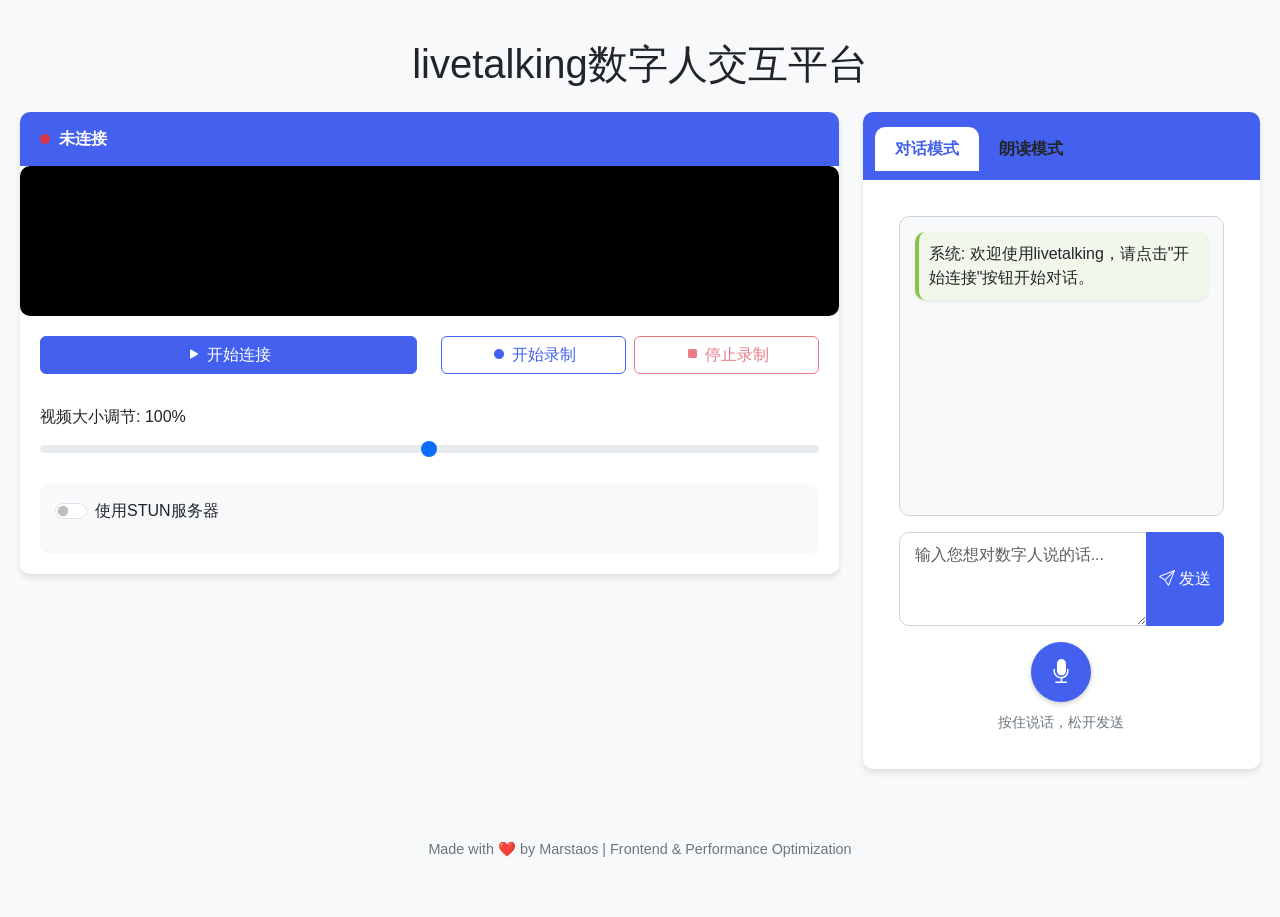
<file: web/dashboard.html>
<!DOCTYPE html>
<html lang="zh-CN">
<head>
    <meta charset="UTF-8">
    <meta name="viewport" content="width=device-width, initial-scale=1.0">
    <title>livetalking数字人交互平台</title>
    <link href="https://cdn.jsdelivr.net/npm/bootstrap@5.3.0/dist/css/bootstrap.min.css" rel="stylesheet">
    <link rel="stylesheet" href="https://cdn.jsdelivr.net/npm/bootstrap-icons@1.10.0/font/bootstrap-icons.css">
    <style>
        :root {
            --primary-color: #4361ee;
            --secondary-color: #3f37c9;
            --accent-color: #4895ef;
            --background-color: #f8f9fa;
            --card-bg: #ffffff;
            --text-color: #212529;
            --border-radius: 10px;
            --box-shadow: 0 4px 6px rgba(0, 0, 0, 0.1);
        }

        body {
            font-family: 'Segoe UI', Tahoma, Geneva, Verdana, sans-serif;
            background-color: var(--background-color);
            color: var(--text-color);
            min-height: 100vh;
            padding-top: 20px;
        }

        .dashboard-container {
            max-width: 1400px;
            margin: 0 auto;
            padding: 20px;
        }

        .card {
            background-color: var(--card-bg);
            border-radius: var(--border-radius);
            box-shadow: var(--box-shadow);
            border: none;
            margin-bottom: 20px;
            overflow: hidden;
        }

        .card-header {
            background-color: var(--primary-color);
            color: white;
            font-weight: 600;
            padding: 15px 20px;
            border-bottom: none;
        }

        .video-container {
            position: relative;
            width: 100%;
            background-color: #000;
            border-radius: var(--border-radius);
            overflow: hidden;
            display: flex;
            justify-content: center;
            align-items: center;
        }

        video {
            max-width: 100%;
            max-height: 100%;
            display: block;
            border-radius: var(--border-radius);
        }

        .controls-container {
            padding: 20px;
        }

        .btn-primary {
            background-color: var(--primary-color);
            border-color: var(--primary-color);
        }

        .btn-primary:hover {
            background-color: var(--secondary-color);
            border-color: var(--secondary-color);
        }

        .btn-outline-primary {
            color: var(--primary-color);
            border-color: var(--primary-color);
        }

        .btn-outline-primary:hover {
            background-color: var(--primary-color);
            color: white;
        }

        .form-control {
            border-radius: var(--border-radius);
            padding: 10px 15px;
            border: 1px solid #ced4da;
        }

        .form-control:focus {
            border-color: var(--accent-color);
            box-shadow: 0 0 0 0.25rem rgba(67, 97, 238, 0.25);
        }

        .status-indicator {
            width: 10px;
            height: 10px;
            border-radius: 50%;
            display: inline-block;
            margin-right: 5px;
        }

        .status-connected {
            background-color: #28a745;
        }

        .status-disconnected {
            background-color: #dc3545;
        }

        .status-connecting {
            background-color: #ffc107;
        }

        .asr-container {
            height: 300px;
            overflow-y: auto;
            padding: 15px;
            background-color: #f8f9fa;
            border-radius: var(--border-radius);
            border: 1px solid #ced4da;
        }

        .asr-text {
            margin-bottom: 10px;
            padding: 10px;
            background-color: white;
            border-radius: var(--border-radius);
            box-shadow: 0 1px 3px rgba(0, 0, 0, 0.1);
        }

        .user-message {
            background-color: #e3f2fd;
            border-left: 4px solid var(--primary-color);
        }

        .system-message {
            background-color: #f1f8e9;
            border-left: 4px solid #8bc34a;
        }

        .recording-indicator {
            position: absolute;
            top: 15px;
            right: 15px;
            background-color: rgba(220, 53, 69, 0.8);
            color: white;
            padding: 5px 10px;
            border-radius: 20px;
            font-size: 0.8rem;
            display: none;
        }

        .recording-indicator.active {
            display: flex;
            align-items: center;
        }

        .recording-indicator .blink {
            width: 10px;
            height: 10px;
            background-color: #fff;
            border-radius: 50%;
            margin-right: 5px;
            animation: blink 1s infinite;
        }

        @keyframes blink {
            0% { opacity: 1; }
            50% { opacity: 0.3; }
            100% { opacity: 1; }
        }

        .mode-switch {
            margin-bottom: 20px;
        }

        .nav-tabs .nav-link {
            color: var(--text-color);
            border: none;
            padding: 10px 20px;
            border-radius: var(--border-radius) var(--border-radius) 0 0;
        }

        .nav-tabs .nav-link.active {
            color: var(--primary-color);
            background-color: var(--card-bg);
            border-bottom: 3px solid var(--primary-color);
            font-weight: 600;
        }

        .tab-content {
            padding: 20px;
            background-color: var(--card-bg);
            border-radius: 0 0 var(--border-radius) var(--border-radius);
        }

        .settings-panel {
            padding: 15px;
            background-color: #f8f9fa;
            border-radius: var(--border-radius);
            margin-top: 15px;
        }

        .footer {
            text-align: center;
            margin-top: 30px;
            padding: 20px 0;
            color: #6c757d;
            font-size: 0.9rem;
        }
        
        .voice-record-btn {
            width: 60px;
            height: 60px;
            border-radius: 50%;
            background-color: var(--primary-color);
            color: white;
            display: flex;
            justify-content: center;
            align-items: center;
            cursor: pointer;
            transition: all 0.2s ease;
            box-shadow: 0 2px 5px rgba(0,0,0,0.2);
            margin: 0 auto;
        }
        
        .voice-record-btn:hover {
            background-color: var(--secondary-color);
            transform: scale(1.05);
        }
        
        .voice-record-btn:active {
            background-color: #dc3545;
            transform: scale(0.95);
        }
        
        .voice-record-btn i {
            font-size: 24px;
        }
        
        .voice-record-label {
            text-align: center;
            margin-top: 10px;
            font-size: 14px;
            color: #6c757d;
        }
        
        .video-size-control {
            margin-top: 15px;
        }
        
        .recording-pulse {
            animation: pulse 1.5s infinite;
        }
        
        @keyframes pulse {
            0% {
                box-shadow: 0 0 0 0 rgba(220, 53, 69, 0.7);
            }
            70% {
                box-shadow: 0 0 0 15px rgba(220, 53, 69, 0);
            }
            100% {
                box-shadow: 0 0 0 0 rgba(220, 53, 69, 0);
            }
        }
    </style>
</head>
<body>
    <div class="dashboard-container">
        <div class="row">
            <div class="col-12">
                <h1 class="text-center mb-4">livetalking数字人交互平台</h1>
            </div>
        </div>

        <div class="row">
            <!-- 视频区域 -->
            <div class="col-lg-8">
                <div class="card">
                    <div class="card-header d-flex justify-content-between align-items-center">
                        <div>
                            <span class="status-indicator status-disconnected" id="connection-status"></span>
                            <span id="status-text">未连接</span>
                        </div>
                    </div>
                    <div class="card-body p-0">
                        <div class="video-container">
                            <video id="video" autoplay playsinline></video>
                            <div class="recording-indicator" id="recording-indicator">
                                <div class="blink"></div>
                                <span>录制中</span>
                            </div>
                        </div>
                        
                        <div class="controls-container">
                            <div class="row">
                                <div class="col-md-6 mb-3">
                                    <button class="btn btn-primary w-100" id="start">
                                        <i class="bi bi-play-fill"></i> 开始连接
                                    </button>
                                    <button class="btn btn-danger w-100" id="stop" style="display: none;">
                                        <i class="bi bi-stop-fill"></i> 停止连接
                                    </button>
                                </div>
                                <div class="col-md-6 mb-3">
                                    <div class="d-flex">
                                        <button class="btn btn-outline-primary flex-grow-1 me-2" id="btn_start_record">
                                            <i class="bi bi-record-fill"></i> 开始录制
                                        </button>
                                        <button class="btn btn-outline-danger flex-grow-1" id="btn_stop_record" disabled>
                                            <i class="bi bi-stop-fill"></i> 停止录制
                                        </button>
                                    </div>
                                </div>
                            </div>

                            <div class="row">
                                <div class="col-12">
                                    <div class="video-size-control">
                                        <label for="video-size-slider" class="form-label">视频大小调节: <span id="video-size-value">100%</span></label>
                                        <input type="range" class="form-range" id="video-size-slider" min="50" max="150" value="100">
                                    </div>
                                </div>
                            </div>
                            
                            <div class="settings-panel mt-3">
                                <div class="row">
                                    <div class="col-md-12">
                                        <div class="form-check form-switch mb-3">
                                            <input class="form-check-input" type="checkbox" id="use-stun">
                                            <label class="form-check-label" for="use-stun">使用STUN服务器</label>
                                        </div>
                                    </div>
                                </div>
                            </div>
                        </div>
                    </div>
                </div>
            </div>

            <!-- 右侧交互 -->
            <div class="col-lg-4">
                <div class="card">
                    <div class="card-header">
                        <ul class="nav nav-tabs card-header-tabs" id="interaction-tabs" role="tablist">
                            <li class="nav-item" role="presentation">
                                <button class="nav-link active" id="chat-tab" data-bs-toggle="tab" data-bs-target="#chat" type="button" role="tab" aria-controls="chat" aria-selected="true">对话模式</button>
                            </li>
                            <li class="nav-item" role="presentation">
                                <button class="nav-link" id="tts-tab" data-bs-toggle="tab" data-bs-target="#tts" type="button" role="tab" aria-controls="tts" aria-selected="false">朗读模式</button>
                            </li>
                        </ul>
                    </div>
                    <div class="card-body">
                        <div class="tab-content" id="interaction-tabs-content">
                            <!-- 对话模式 -->
                            <div class="tab-pane fade show active" id="chat" role="tabpanel" aria-labelledby="chat-tab">
                                <div class="asr-container mb-3" id="chat-messages">
                                    <div class="asr-text system-message">
                                        系统: 欢迎使用livetalking，请点击"开始连接"按钮开始对话。
                                    </div>
                                </div>
                                
                                <form id="chat-form">
                                    <div class="input-group mb-3">
                                        <textarea class="form-control" id="chat-message" rows="3" placeholder="输入您想对数字人说的话..."></textarea>
                                        <button class="btn btn-primary" type="submit">
                                            <i class="bi bi-send"></i> 发送
                                        </button>
                                    </div>
                                </form>
                                
                                <!-- 按住说话按钮 -->
                                <div class="voice-record-btn" id="voice-record-btn">
                                    <i class="bi bi-mic-fill"></i>
                                </div>
                                <div class="voice-record-label">按住说话，松开发送</div>
                            </div>
                            
                            <!-- 朗读模式 -->
                            <div class="tab-pane fade" id="tts" role="tabpanel" aria-labelledby="tts-tab">
                                <form id="echo-form">
                                    <div class="mb-3">
                                        <label for="message" class="form-label">输入要朗读的文本</label>
                                        <textarea class="form-control" id="message" rows="6" placeholder="输入您想让数字人朗读的文字..."></textarea>
                                    </div>
                                    <button type="submit" class="btn btn-primary w-100">
                                        <i class="bi bi-volume-up"></i> 朗读文本
                                    </button>
                                </form>
                            </div>
                        </div>
                    </div>
                </div>
            </div>
        </div>

        <div class="footer">
            <p>Made with ❤️ by Marstaos | Frontend & Performance Optimization</p>
        </div>
    </div>

    <!-- 隐藏的会话ID -->
    <input type="hidden" id="sessionid" value="0">


    <script src="client.js"></script>
    <script src="srs.sdk.js"></script>
    <script src="https://cdn.jsdelivr.net/npm/bootstrap@5.3.0/dist/js/bootstrap.bundle.min.js"></script>
    <script src="https://code.jquery.com/jquery-3.6.0.min.js"></script>
    <script>
        $(document).ready(function() {
            $('#video-size-slider').on('input', function() {
                const value = $(this).val();
                $('#video-size-value').text(value + '%');
                $('#video').css('width', value + '%');
            });
            function updateConnectionStatus(status) {
                const statusIndicator = $('#connection-status');
                const statusText = $('#status-text');
                
                statusIndicator.removeClass('status-connected status-disconnected status-connecting');
                
                switch(status) {
                    case 'connected':
                        statusIndicator.addClass('status-connected');
                        statusText.text('已连接');
                        break;
                    case 'connecting':
                        statusIndicator.addClass('status-connecting');
                        statusText.text('连接中...');
                        break;
                    case 'disconnected':
                    default:
                        statusIndicator.addClass('status-disconnected');
                        statusText.text('未连接');
                        break;
                }
            }

            // 添加聊天消息
            function addChatMessage(message, type = 'user') {
                const messagesContainer = $('#chat-messages');
                const messageClass = type === 'user' ? 'user-message' : 'system-message';
                const sender = type === 'user' ? '您' : '数字人';
                
                const messageElement = $(`
                    <div class="asr-text ${messageClass}">
                        ${sender}: ${message}
                    </div>
                `);
                
                messagesContainer.append(messageElement);
                messagesContainer.scrollTop(messagesContainer[0].scrollHeight);
            }

            // 开始/停止按钮
            $('#start').click(function() {
                updateConnectionStatus('connecting');
                start();
                $(this).hide();
                $('#stop').show();
                
                // 添加定时器检查视频流是否已加载
                let connectionCheckTimer = setInterval(function() {
                    const video = document.getElementById('video');
                    // 检查视频是否有数据
                    if (video.readyState >= 3 && video.videoWidth > 0) {
                        updateConnectionStatus('connected');
                        clearInterval(connectionCheckTimer);
                    }
                }, 2000); // 每2秒检查一次
                
                // 60秒后如果还是连接中状态，就停止检查
                setTimeout(function() {
                    if (connectionCheckTimer) {
                        clearInterval(connectionCheckTimer);
                    }
                }, 60000);
            });

            $('#stop').click(function() {
                stop();
                $(this).hide();
                $('#start').show();
                updateConnectionStatus('disconnected');
            });

            // 录制功能
            $('#btn_start_record').click(function() {
                console.log('Starting recording...');
                fetch('/record', {
                    body: JSON.stringify({
                        type: 'start_record',
                        sessionid: String(document.getElementById('sessionid').value),
                    }),
                    headers: {
                        'Content-Type': 'application/json'
                    },
                    method: 'POST'
                }).then(function(response) {
                    if (response.ok) {
                        console.log('Recording started.');
                        $('#btn_start_record').prop('disabled', true);
                        $('#btn_stop_record').prop('disabled', false);
                        $('#recording-indicator').addClass('active');
                    } else {
                        console.error('Failed to start recording.');
                    }
                }).catch(function(error) {
                    console.error('Error:', error);
                });
            });

            $('#btn_stop_record').click(function() {
                console.log('Stopping recording...');
                fetch('/record', {
                    body: JSON.stringify({
                        type: 'end_record',
                        sessionid: String(document.getElementById('sessionid').value),
                    }),
                    headers: {
                        'Content-Type': 'application/json'
                    },
                    method: 'POST'
                }).then(function(response) {
                    if (response.ok) {
                        console.log('Recording stopped.');
                        $('#btn_start_record').prop('disabled', false);
                        $('#btn_stop_record').prop('disabled', true);
                        $('#recording-indicator').removeClass('active');
                    } else {
                        console.error('Failed to stop recording.');
                    }
                }).catch(function(error) {
                    console.error('Error:', error);
                });
            });

            $('#echo-form').on('submit', function(e) {
                e.preventDefault();
                var message = $('#message').val();
                if (!message.trim()) return;
                
                console.log('Sending echo message:', message);
                
                fetch('/human', {
                    body: JSON.stringify({
                        text: message,
                        type: 'echo',
                        interrupt: true,
                        sessionid: String(document.getElementById('sessionid').value),
                    }),
                    headers: {
                        'Content-Type': 'application/json'
                    },
                    method: 'POST'
                });
                
                $('#message').val('');
                addChatMessage(`已发送朗读请求: "${message}"`, 'system');
            });

            // 聊天模式表单提交
            $('#chat-form').on('submit', function(e) {
                e.preventDefault();
                var message = $('#chat-message').val();
                if (!message.trim()) return;
                
                console.log('Sending chat message:', message);
                
                fetch('/human', {
                    body: JSON.stringify({
                        text: message,
                        type: 'chat',
                        interrupt: true,
                        sessionid: String(document.getElementById('sessionid').value),
                    }),
                    headers: {
                        'Content-Type': 'application/json'
                    },
                    method: 'POST'
                });
                
                addChatMessage(message, 'user');
                $('#chat-message').val('');
            });

            // 按住说话功能
            let mediaRecorder;
            let audioChunks = [];
            let isRecording = false;
            let recognition;
            
            // 检查浏览器是否支持语音识别
            const isSpeechRecognitionSupported = 'webkitSpeechRecognition' in window || 'SpeechRecognition' in window;
            
            if (isSpeechRecognitionSupported) {
                recognition = new (window.SpeechRecognition || window.webkitSpeechRecognition)();
                recognition.continuous = true;
                recognition.interimResults = true;
                recognition.lang = 'zh-CN';
                
                recognition.onresult = function(event) {
                    let interimTranscript = '';
                    let finalTranscript = '';
                    
                    for (let i = event.resultIndex; i < event.results.length; ++i) {
                        if (event.results[i].isFinal) {
                            finalTranscript += event.results[i][0].transcript;
                        } else {
                            interimTranscript += event.results[i][0].transcript;
                            $('#chat-message').val(interimTranscript);
                        }
                    }
                    
                    if (finalTranscript) {
                        $('#chat-message').val(finalTranscript);
                    }
                };
                
                recognition.onerror = function(event) {
                    console.error('语音识别错误:', event.error);
                };
            }
            
            // 按住说话按钮事件
            $('#voice-record-btn').on('mousedown touchstart', function(e) {
                e.preventDefault();
                startRecording();
            }).on('mouseup mouseleave touchend', function() {
                if (isRecording) {
                    stopRecording();
                }
            });
            
            // 开始录音
            function startRecording() {
                if (isRecording) return;
                
                navigator.mediaDevices.getUserMedia({ audio: true })
                    .then(function(stream) {
                        audioChunks = [];
                        mediaRecorder = new MediaRecorder(stream);
                        
                        mediaRecorder.ondataavailable = function(e) {
                            if (e.data.size > 0) {
                                audioChunks.push(e.data);
                            }
                        };
                        
                        mediaRecorder.start();
                        isRecording = true;
                        
                        $('#voice-record-btn').addClass('recording-pulse');
                        $('#voice-record-btn').css('background-color', '#dc3545');
                        
                        if (recognition) {
                            recognition.start();
                        }
                    })
                    .catch(function(error) {
                        console.error('无法访问麦克风:', error);
                        alert('无法访问麦克风，请检查浏览器权限设置。');
                    });
            }

            function stopRecording() {
                if (!isRecording) return;
                
                mediaRecorder.stop();
                isRecording = false;
                
                // 停止所有音轨
                mediaRecorder.stream.getTracks().forEach(track => track.stop());
                
                // 视觉反馈恢复
                $('#voice-record-btn').removeClass('recording-pulse');
                $('#voice-record-btn').css('background-color', '');
                
                // 停止语音识别
                if (recognition) {
                    recognition.stop();
                }
                
                // 获取识别的文本并发送
                setTimeout(function() {
                    const recognizedText = $('#chat-message').val().trim();
                    if (recognizedText) {
                        // 发送识别的文本
                        fetch('/human', {
                            body: JSON.stringify({
                                text: recognizedText,
                                type: 'chat',
                                interrupt: true,
                                sessionid: String(document.getElementById('sessionid').value),
                            }),
                            headers: {
                                'Content-Type': 'application/json'
                            },
                            method: 'POST'
                        });
                        
                        addChatMessage(recognizedText, 'user');
                        $('#chat-message').val('');
                    }
                }, 500); 
            }

            // WebRTC 相关功能
            if (typeof window.onWebRTCConnected === 'function') {
                const originalOnConnected = window.onWebRTCConnected;
                window.onWebRTCConnected = function() {
                    updateConnectionStatus('connected');
                    if (originalOnConnected) originalOnConnected();
                };
            } else {
                window.onWebRTCConnected = function() {
                    updateConnectionStatus('connected');
                };
            }

            // 当连接断开时更新状态
            if (typeof window.onWebRTCDisconnected === 'function') {
                const originalOnDisconnected = window.onWebRTCDisconnected;
                window.onWebRTCDisconnected = function() {
                    updateConnectionStatus('disconnected');
                    if (originalOnDisconnected) originalOnDisconnected();
                };
            } else {
                window.onWebRTCDisconnected = function() {
                    updateConnectionStatus('disconnected');
                };
            }

            // SRS WebRTC播放功能
            var sdk = null; // 全局处理器，用于在重新发布时进行清理

            function startPlay() {
                // 关闭之前的连接
                if (sdk) {
                    sdk.close();
                }
                
                sdk = new SrsRtcWhipWhepAsync();
                $('#video').prop('srcObject', sdk.stream);
                
                var host = window.location.hostname;
                var url = "http://" + host + ":1985/rtc/v1/whep/?app=live&stream=livestream";
                
                sdk.play(url).then(function(session) {
                    console.log('WebRTC播放已启动，会话ID:', session.sessionid);
                }).catch(function(reason) {
                    sdk.close();
                    console.error('WebRTC播放失败:', reason);
                });
            }
        });
    </script>
</body>
</html>
</file>
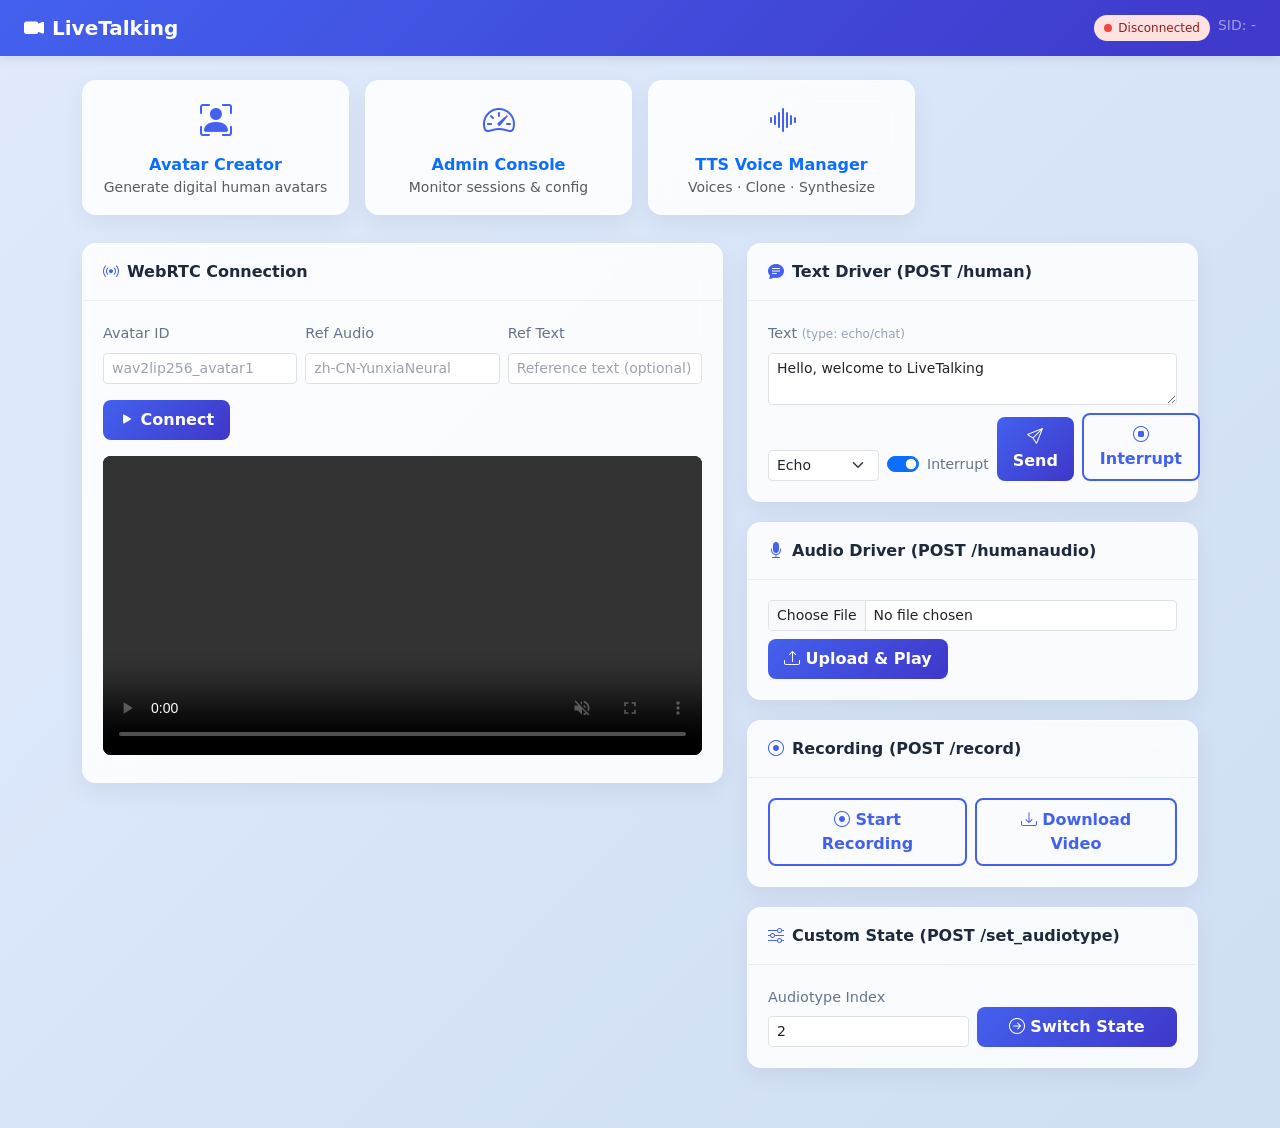
<file: web/index-en.html>
<!DOCTYPE html>
<html lang="en">
<head>
    <meta charset="UTF-8">
    <meta name="viewport" content="width=device-width, initial-scale=1.0">
    <title>LiveTalking - Real-time Digital Human</title>
    <link href="https://cdn.jsdelivr.net/npm/bootstrap@5.3.0/dist/css/bootstrap.min.css" rel="stylesheet">
    <link rel="stylesheet" href="https://cdn.jsdelivr.net/npm/bootstrap-icons@1.10.0/font/bootstrap-icons.css">
    <style>
        :root {
            --primary: #4361ee;
            --primary-dark: #3f37c9;
            --bg: #f0f4fc;
            --card-bg: rgba(255,255,255,0.85);
            --radius: 14px;
        }
        body {
            font-family: 'Inter', system-ui, -apple-system, sans-serif;
            background: linear-gradient(135deg, #e0eafc 0%, #cfdef3 100%);
            color: #1e293b;
            min-height: 100vh;
            padding-bottom: 40px;
        }
        .navbar-brand { font-weight: 700; }
        .glass-card {
            background: var(--card-bg);
            backdrop-filter: blur(12px);
            border: 1px solid rgba(255,255,255,0.4);
            border-radius: var(--radius);
            box-shadow: 0 8px 24px rgba(0,0,0,0.06);
            margin-bottom: 20px;
        }
        .card-header {
            background: transparent;
            border-bottom: 1px solid rgba(0,0,0,0.06);
            padding: 16px 20px;
            font-weight: 600;
            display: flex;
            align-items: center;
            gap: 8px;
        }
        .card-header i { color: var(--primary); }
        .card-body { padding: 20px; }
        .btn-primary-custom {
            background: linear-gradient(135deg, #4361ee, #3f37c9);
            border: none;
            color: #fff;
            font-weight: 600;
            border-radius: 8px;
            padding: 8px 16px;
            cursor: pointer;
            transition: transform 0.2s, box-shadow 0.2s;
        }
        .btn-primary-custom:hover { transform: translateY(-1px); box-shadow: 0 4px 14px rgba(67,97,238,0.3); color: #fff; }
        .btn-primary-custom:active { transform: translateY(0); }
        .btn-danger-custom { background: #ef4444; border: none; color: #fff; font-weight: 600; border-radius: 8px; padding: 8px 16px; cursor: pointer; transition: transform 0.2s, box-shadow 0.2s; }
        .btn-danger-custom:hover { transform: translateY(-1px); box-shadow: 0 4px 14px rgba(239,68,68,0.3); }
        .btn-danger-custom:active { transform: translateY(0); }
        .btn-outline-custom { border: 2px solid var(--primary); color: var(--primary); font-weight: 600; border-radius: 8px; padding: 8px 16px; background: transparent; cursor: pointer; transition: all 0.2s; }
        .btn-outline-custom:hover { background: var(--primary); color: #fff; }
        .btn-outline-custom:active { transform: scale(0.97); }
        video { width: 100%; border-radius: 8px; background: #000; }
        .session-badge { font-size: 0.75rem; padding: 4px 10px; border-radius: 20px; }
        .connected { background: #d1fae5; color: #065f46; }
        .disconnected { background: #fee2e2; color: #991b1b; }
        .status-dot { width: 8px; height: 8px; border-radius: 50%; display: inline-block; margin-right: 6px; }
        .status-dot.on { background: #10b981; }
        .status-dot.off { background: #ef4444; }
        .quick-link { text-decoration: none; }
        .quick-link .glass-card { transition: transform 0.3s, box-shadow 0.3s; cursor: pointer; }
        .quick-link:hover .glass-card { transform: translateY(-3px); box-shadow: 0 12px 28px rgba(0,0,0,0.1); }
        label { font-weight: 500; font-size: 0.9rem; color: #64748b; margin-bottom: 4px; }
        .param-hint { font-size: 0.75rem; color: #94a3b8; }
        ::placeholder { color: #9ca3af !important; opacity: 1; }
        :-ms-input-placeholder { color: #9ca3af; }
    </style>
</head>
<body>

<nav class="navbar navbar-dark" style="background: linear-gradient(135deg, #4361ee, #3f37c9); box-shadow: 0 2px 10px rgba(0,0,0,0.1);">
    <div class="container-fluid px-4">
        <span class="navbar-brand"><i class="bi bi-camera-video-fill me-2"></i>LiveTalking</span>
        <div class="d-flex gap-2">
            <span class="session-badge disconnected" id="statusBadge"><span class="status-dot off"></span>Disconnected</span>
            <span class="text-white-50 small" id="sessionIdDisplay">SID: -</span>
        </div>
    </div>
</nav>

<div class="container mt-4">
    <!-- Quick Links -->
    <div class="row g-3 mb-2">
        <div class="col-md-3">
            <a href="/avatar-en.html" class="quick-link" target="_blank">
                <div class="glass-card p-3 text-center">
                    <i class="bi bi-person-bounding-box fs-2" style="color: #4361ee;"></i>
                    <div class="fw-bold mt-2">Avatar Creator</div>
                    <div class="small text-muted">Generate digital human avatars</div>
                </div>
            </a>
        </div>
        <div class="col-md-3">
            <a href="/admin-en.html" class="quick-link" target="_blank">
                <div class="glass-card p-3 text-center">
                    <i class="bi bi-speedometer2 fs-2" style="color: #4361ee;"></i>
                    <div class="fw-bold mt-2">Admin Console</div>
                    <div class="small text-muted">Monitor sessions &amp; config</div>
                </div>
            </a>
        </div>
        <div class="col-md-3">
            <a href="/tts/index-en.html" class="quick-link" target="_blank">
                <div class="glass-card p-3 text-center">
                    <i class="bi bi-soundwave fs-2" style="color: #4361ee;"></i>
                    <div class="fw-bold mt-2">TTS Voice Manager</div>
                    <div class="small text-muted">Voices · Clone · Synthesize</div>
                </div>
            </a>
        </div>
    </div>

    <div class="row">
        <!-- Left Column: Connection + Video -->
        <div class="col-lg-7">
            <!-- 1. WebRTC Connection -->
            <div class="glass-card">
                <div class="card-header"><i class="bi bi-broadcast"></i> WebRTC Connection</div>
                <div class="card-body">
                    <div class="row g-2 align-items-end mb-3">
                        <div class="col-md-4">
                            <label class="form-label">Avatar ID</label>
                            <input type="text" class="form-control form-control-sm" id="offerAvatar" placeholder="wav2lip256_avatar1">
                        </div>
                        <div class="col-md-4">
                            <label class="form-label">Ref Audio</label>
                            <input type="text" class="form-control form-control-sm" id="offerRefAudio" placeholder="zh-CN-YunxiaNeural">
                        </div>
                        <div class="col-md-4">
                            <label class="form-label">Ref Text</label>
                            <input type="text" class="form-control form-control-sm" id="offerRefText" placeholder="Reference text (optional)">
                        </div>
                    </div>
                    <div class="d-flex gap-2">
                        <button class="btn-primary-custom" id="btnStart" onclick="start()"><i class="bi bi-play-fill"></i> Connect</button>
                        <button class="btn-danger-custom" id="btnStop" onclick="stop()" style="display:none;"><i class="bi bi-stop-fill"></i> Disconnect</button>
                    </div>
                    <div id="offerError" class="alert alert-danger mt-3" role="alert" style="display:none;"></div>
                    <div class="mt-3">
                        <video id="video" autoplay playsinline muted controls></video>
                        <audio id="audio" autoplay></audio>
                    </div>
                </div>
            </div>
        </div>

        <!-- Right Column: Drivers + Actions -->
        <div class="col-lg-5">
            <!-- 2. Text Driver -->
            <div class="glass-card">
                <div class="card-header"><i class="bi bi-chat-text-fill"></i> Text Driver (POST /human)</div>
                <div class="card-body">
                    <div class="mb-2">
                        <label class="form-label">Text <span class="param-hint">(type: echo/chat)</span></label>
                        <textarea class="form-control form-control-sm" id="txtMessage" rows="2" placeholder="Enter text to speak...">Hello, welcome to LiveTalking</textarea>
                    </div>
                    <div class="d-flex gap-2 align-items-end">
                        <select class="form-select form-select-sm" style="width:120px;" id="txtType">
                            <option value="echo">Echo</option>
                            <option value="chat">Chat LLM</option>
                        </select>
                        <div class="form-check form-switch">
                            <input class="form-check-input" type="checkbox" id="txtInterrupt" checked>
                            <label class="form-check-label small">Interrupt</label>
                        </div>
                        <button class="btn-primary-custom btn-sm ms-auto" onclick="sendText()"><i class="bi bi-send"></i> Send</button>
                        <button class="btn-outline-custom btn-sm" onclick="interrupt()"><i class="bi bi-stop-circle"></i> Interrupt</button>
                    </div>
                </div>
            </div>

            <!-- 3. Audio Driver -->
            <div class="glass-card">
                <div class="card-header"><i class="bi bi-mic-fill"></i> Audio Driver (POST /humanaudio)</div>
                <div class="card-body">
                    <input type="file" class="form-control form-control-sm mb-2" id="audioFile" accept="audio/*">
                    <button class="btn-primary-custom btn-sm" onclick="uploadAudio()"><i class="bi bi-upload"></i> Upload &amp; Play</button>
                </div>
            </div>

            <!-- 4. Recording -->
            <div class="glass-card">
                <div class="card-header"><i class="bi bi-record-circle"></i> Recording (POST /record)</div>
                <div class="card-body">
                    <div class="d-flex gap-2">
                        <button class="btn-outline-custom btn-sm" id="btnRecToggle" onclick="toggleRecord()"><i class="bi bi-record-circle"></i> Start Recording</button>
                        <button class="btn-outline-custom btn-sm" id="btnDownload" onclick="downloadRecord()" disabled><i class="bi bi-download"></i> Download Video</button>
                    </div>
                </div>
            </div>

            <!-- 5. Custom State -->
            <div class="glass-card">
                <div class="card-header"><i class="bi bi-sliders"></i> Custom State (POST /set_audiotype)</div>
                <div class="card-body">
                    <div class="row g-2 align-items-end">
                        <div class="col-6">
                            <label class="form-label">Audiotype Index</label>
                            <input type="number" class="form-control form-control-sm" id="audiotypeVal" value="2" min="2">
                        </div>
                        <div class="col-6">
                            <button class="btn-primary-custom btn-sm w-100" onclick="setAudiotype()"><i class="bi bi-arrow-right-circle"></i> Switch State</button>
                        </div>
                    </div>
                </div>
            </div>

        </div>
    </div>
</div>

<script>
let pc = null;
let sessionid = null;

function updateStatus(connected) {
    const badge = document.getElementById('statusBadge');
    if (connected) {
        badge.className = 'session-badge connected';
        badge.innerHTML = '<span class="status-dot on"></span>Connected';
    } else {
        badge.className = 'session-badge disconnected';
        badge.innerHTML = '<span class="status-dot off"></span>Disconnected';
    }
}

function setSessionId(sid) {
    sessionid = sid;
    document.getElementById('sessionIdDisplay').textContent = 'SID: ' + (sid || '-');
}

function showError(msg) {
    const el = document.getElementById('offerError');
    el.textContent = msg;
    el.style.display = 'block';
    setTimeout(() => { el.style.display = 'none'; }, 8000);
}

// --- WebRTC ---
function negotiate() {
    pc.addTransceiver('video', { direction: 'recvonly' });
    pc.addTransceiver('audio', { direction: 'recvonly' });
    return pc.createOffer().then(offer => pc.setLocalDescription(offer)).then(() => {
        return new Promise(resolve => {
            if (pc.iceGatheringState === 'complete') resolve();
            else {
                const check = () => { if (pc.iceGatheringState === 'complete') { pc.removeEventListener('icegatheringstatechange', check); resolve(); } };
                pc.addEventListener('icegatheringstatechange', check);
            }
        });
    }).then(() => {
        const offer = pc.localDescription;
        const body = {
            sdp: offer.sdp,
            type: offer.type,
            avatar: document.getElementById('offerAvatar').value || undefined,
            refaudio: document.getElementById('offerRefAudio').value || undefined,
            reftext: document.getElementById('offerRefText').value || undefined,
        };
        return fetch('/offer', { method: 'POST', headers: { 'Content-Type': 'application/json' }, body: JSON.stringify(body) });
    }).then(res => res.json()).then(answer => {
        // Check for server-side error code
        if (answer.code && answer.code !== 0) {
            throw new Error(answer.msg || 'Unknown server error');
        }
        if (!answer.sdp) {
            throw new Error('Server returned no SDP');
        }
        if (answer.sessionid) setSessionId(answer.sessionid);
        return pc.setRemoteDescription(new RTCSessionDescription({ type: 'answer', sdp: answer.sdp }));
    }).catch(e => {
        const msg = e.message || String(e);
        showError(msg);
        // Reset connection state on error
        if (pc) { pc.close(); pc = null; }
        updateStatus(false);
        setSessionId(null);
        document.getElementById('btnStart').style.display = 'inline-block';
        document.getElementById('btnStop').style.display = 'none';
    });
}

function start() {
    document.getElementById('offerError').style.display = 'none';
    const config = { sdpSemantics: 'unified-plan' };
    if (document.getElementById('use-stun')?.checked) {
        config.iceServers = [{ urls: 'stun:stun.l.google.com:19302' }];
    }
    pc = new RTCPeerConnection(config);
    pc.addEventListener('track', evt => {
        if (evt.track.kind === 'video') document.getElementById('video').srcObject = evt.streams[0];
        else document.getElementById('audio').srcObject = evt.streams[0];
    });
    pc.addEventListener('connectionstatechange', () => {
        if (pc.connectionState === 'connected') updateStatus(true);
        else if (pc.connectionState === 'disconnected' || pc.connectionState === 'failed') { updateStatus(false); setSessionId(null); }
    });
    negotiate();
    document.getElementById('btnStart').style.display = 'none';
    document.getElementById('btnStop').style.display = 'inline-block';
}

function stop() {
    if (pc) { pc.close(); pc = null; }
    updateStatus(false);
    setSessionId(null);
    document.getElementById('btnStart').style.display = 'inline-block';
    document.getElementById('btnStop').style.display = 'none';
    document.getElementById('video').srcObject = null;
    document.getElementById('audio').srcObject = null;
}

// --- Text ---
function sendText() {
    const text = document.getElementById('txtMessage').value;
    const type = document.getElementById('txtType').value;
    const interrupt = document.getElementById('txtInterrupt').checked;
    if (!text || !sessionid) return alert('Please connect WebRTC first');

    fetch('/human', {
        method: 'POST',
        headers: { 'Content-Type': 'application/json' },
        body: JSON.stringify({ text, type, interrupt, sessionid: String(sessionid) }),
    }).then(r => r.json()).then(d => {
        console.log('human:', d);
        document.getElementById('txtMessage').value = '';
    });
}

// --- Audio Upload ---
function uploadAudio() {
    const file = document.getElementById('audioFile').files[0];
    if (!file || !sessionid) return alert('Please connect WebRTC and select an audio file');

    const formData = new FormData();
    formData.append('file', file);
    formData.append('sessionid', String(sessionid));

    fetch('/humanaudio', { method: 'POST', body: formData })
        .then(r => r.json()).then(d => console.log('humanaudio:', d));
}

// --- Interrupt ---
function interrupt() {
    if (!sessionid) return;
    fetch('/interrupt_talk', {
        method: 'POST',
        headers: { 'Content-Type': 'application/json' },
        body: JSON.stringify({ sessionid: String(sessionid) }),
    }).then(r => r.json()).then(d => console.log('interrupt:', d));
}

// --- Speaking Status ---
function checkSpeaking() {
    if (!sessionid) return alert('Please connect WebRTC first');
    fetch('/is_speaking', {
        method: 'POST',
        headers: { 'Content-Type': 'application/json' },
        body: JSON.stringify({ sessionid: String(sessionid) }),
    }).then(r => r.json()).then(d => alert('Speaking: ' + JSON.stringify(d.data)));
}

// --- Recording ---
let recording = false;
function toggleRecord() {
    if (!sessionid) return alert('Please connect WebRTC first');
    const btn = document.getElementById('btnRecToggle');
    const type = recording ? 'end_record' : 'start_record';
    fetch('/record', {
        method: 'POST',
        headers: { 'Content-Type': 'application/json' },
        body: JSON.stringify({ type, sessionid: String(sessionid) }),
    }).then(r => r.json()).then(d => {
        console.log(type + ':', d);
        recording = !recording;
        if (recording) {
            btn.className = 'btn-danger-custom btn-sm';
            btn.innerHTML = '<i class="bi bi-stop-circle"></i> Stop Recording';
            document.getElementById('btnDownload').disabled = true;
        } else {
            btn.className = 'btn-outline-custom btn-sm';
            btn.innerHTML = '<i class="bi bi-record-circle"></i> Start Recording';
            document.getElementById('btnDownload').disabled = false;
        }
    });
}
function downloadRecord() {
    if (!sessionid) return;
    window.open('/record/' + sessionid, '_blank');
}

// --- Audiotype ---
function setAudiotype() {
    if (!sessionid) return alert('Please connect WebRTC first');
    const val = parseInt(document.getElementById('audiotypeVal').value) || 0;
    fetch('/set_audiotype', {
        method: 'POST',
        headers: { 'Content-Type': 'application/json' },
        body: JSON.stringify({ audiotype: val, sessionid: String(sessionid) }),
    }).then(r => r.json()).then(d => console.log('set_audiotype:', d));
}

</script>
</body>
</html>
</file>
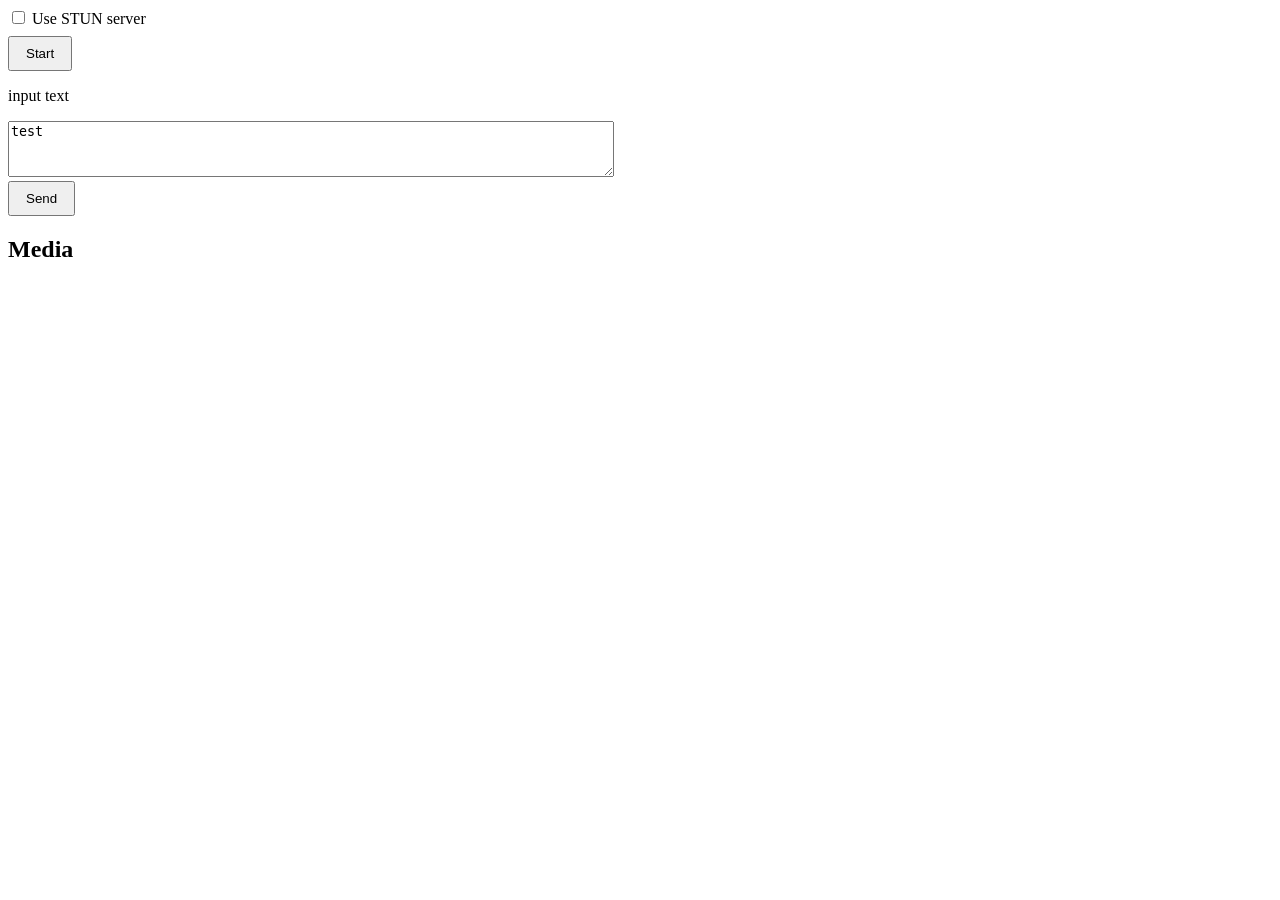
<file: web/rtcpushapi.html>
<!DOCTYPE html>
<html>

<head>
  <meta charset="UTF-8" />
  <meta name="viewport" content="width=device-width, initial-scale=1.0" />
  <title>LiveTalking</title>
  <style>
    button {
      padding: 8px 16px;
    }

    video {
      width: 100%;
    }

    .option {
      margin-bottom: 8px;
    }

    #media {
      max-width: 1280px;
    }
  </style>
</head>

<body>

  <div class="option">
    <input id="use-stun" type="checkbox" />
    <label for="use-stun">Use STUN server</label>
  </div>
  <button class="btn btn-primary" id="btn_play">Start</button>
  <form class="form-inline" id="echo-form">
    <div class="form-group">
      <p>input text</p>

      <textarea cols="2" rows="3" style="width:600px;height:50px;" class="form-control" id="message">test</textarea>
    </div>
    <button type="submit" class="btn btn-default">Send</button>
  </form>

  <div id="media">
    <h2>Media</h2>

    <video id="rtc_media_player" style="width:600px;" controls autoplay></video>
  </div>

  <script src="srs.sdk.js"></script>
  <!-- <script type="text/javascript" src="http://cdn.sockjs.org/sockjs-0.3.4.js"></script> -->
  <script type="text/javascript" src="https://code.jquery.com/jquery-2.1.1.min.js"></script>
</body>
<script type="text/javascript" charset="utf-8">

  $(document).ready(function () {
    // var host = window.location.hostname
    // var ws = new WebSocket("ws://"+host+":8000/humanecho");
    // //document.getElementsByTagName("video")[0].setAttribute("src", aa["video"]);
    // ws.onopen = function() {
    // console.log('Connected');
    // };
    // ws.onmessage = function(e) {
    // console.log('Received: ' + e.data);
    // data = e
    // var vid = JSON.parse(data.data); 
    // console.log(typeof(vid),vid)
    // //document.getElementsByTagName("video")[0].setAttribute("src", vid["video"]);

    // };
    // ws.onclose = function(e) {
    // console.log('Closed');
    // };

    $('#echo-form').on('submit', function (e) {
      e.preventDefault();
      var message = $('#message').val();
      console.log('Sending: ' + message);
      fetch('/human', {
        body: JSON.stringify({
          text: message,
          type: 'echo',
          sessionid: '0',
        }),
        headers: {
          'Content-Type': 'application/json'
        },
        method: 'POST'
      });
      //ws.send(message);
      $('#message').val('');
    });
  });

  $(function () {
    var sdk = null; // Global handler to do cleanup when republishing.
    var startPlay = function () {
      $('#rtc_media_player').show();

      // Close PC when user replay.
      if (sdk) {
        sdk.close();
      }
      sdk = new SrsRtcWhipWhepAsync();

      // User should set the stream when publish is done, @see https://webrtc.org/getting-started/media-devices
      // However SRS SDK provides a consist API like https://webrtc.org/getting-started/remote-streams
      $('#rtc_media_player').prop('srcObject', sdk.stream);
      // Optional callback, SDK will add track to stream.
      // sdk.ontrack = function (event) { console.log('Got track', event); sdk.stream.addTrack(event.track); };

      var host = window.location.hostname
      // For example: webrtc://r.ossrs.net/live/livestream
      var url = "http://" + host + ":1985/rtc/v1/whep/?app=live&stream=livestream"
      sdk.play(url).then(function (session) {
        //$('#sessionid').html(session.sessionid);
        //$('#simulator-drop').attr('href', session.simulator + '?drop=1&username=' + session.sessionid);
      }).catch(function (reason) {
        sdk.close();
        $('#rtc_media_player').hide();
        console.error(reason);
      });
    };

    $('#rtc_media_player').hide();
    // var query = parse_query_string();
    // srs_init_whep("#txt_url", query);

    $("#btn_play").click(startPlay);
    // Never play util windows loaded @see https://github.com/ossrs/srs/issues/2732
    // if (query.autostart === 'true') {
    //     $('#rtc_media_player').prop('muted', true);
    //     console.warn('For autostart, we should mute it, see https://www.jianshu.com/p/c3c6944eed5a ' +
    //         'or https://developers.google.com/web/updates/2017/09/autoplay-policy-changes#audiovideo_elements');
    //     window.addEventListener("load", function(){ startPlay(); });
    // }
  });
</script>

</html>
</file>
<file: web/css/minimal.css>
/* ============================================================
   LiveTalking 简约高端风格 - 全局覆盖
   用于统一各 iframe 页面（TTS/Avatar/管理/虚拟摄像头/ASR）的样式
   ============================================================ */

:root {
    --min-primary: #111827;
    --min-accent: #2563eb;
    --min-bg: #fafafa;
    --min-card: #ffffff;
    --min-border: #e5e7eb;
    --min-text: #111827;
    --min-muted: #6b7280;
    --min-radius: 12px;
}

/* ─── 页面背景统一为极浅灰 ─────────────────────────────── */
body {
    background: var(--min-bg) !important;
    background-image: none !important;
    color: var(--min-text) !important;
    font-family: 'Inter', 'Segoe UI', system-ui, -apple-system, sans-serif !important;
}

/* ─── 导航栏统一为白色 + 细边框 ────────────────────────── */
.navbar-custom,
.navbar,
.navbar-dark,
.navbar.navbar-dark {
    background: var(--min-card) !important;
    background-image: none !important;
    box-shadow: none !important;
    border-bottom: 1px solid var(--min-border) !important;
}
.navbar-custom .navbar-brand,
.navbar .navbar-brand,
.navbar-dark .navbar-brand {
    color: var(--min-text) !important;
}
.navbar-custom .navbar-brand i,
.navbar .navbar-brand i {
    color: var(--min-accent) !important;
}
.navbar-custom .text-white-50,
.navbar .text-white-50 {
    color: var(--min-muted) !important;
}

/* 页面标题（admin/virtualcam 无导航栏） */
.header-title,
.page-title {
    color: var(--min-text) !important;
}
.header-title i,
.page-title i {
    color: var(--min-accent) !important;
}

/* ─── 卡片统一为白色 + 细边框 + 轻阴影 ────────────────── */
.glass-card {
    background: var(--min-card) !important;
    backdrop-filter: none !important;
    -webkit-backdrop-filter: none !important;
    border: 1px solid var(--min-border) !important;
    border-radius: var(--min-radius) !important;
    box-shadow: 0 1px 3px rgba(0,0,0,0.04) !important;
}
.glass-card:hover {
    box-shadow: 0 4px 16px rgba(0,0,0,0.06) !important;
    transform: none !important;
}
.glass-card .card-header,
.card-header {
    background: transparent !important;
    border-bottom: 1px solid var(--min-border) !important;
    color: var(--min-text) !important;
}
.glass-card .card-header i,
.card-header i {
    color: var(--min-accent) !important;
}

/* ─── 按钮统一为简约风格 ───────────────────────────────── */
.btn-primary-custom,
.btn-submit,
.btn-primary {
    background: var(--min-primary) !important;
    background-image: none !important;
    border: none !important;
    color: #fff !important;
    border-radius: 8px !important;
    box-shadow: none !important;
}
.btn-primary-custom:hover,
.btn-submit:hover,
.btn-primary:hover {
    background: #374151 !important;
    color: #fff !important;
    transform: none !important;
    box-shadow: none !important;
}

.btn-outline-custom,
.btn-outline-primary {
    border: 1px solid var(--min-border) !important;
    color: var(--min-text) !important;
    background: transparent !important;
    border-radius: 8px !important;
}
.btn-outline-custom:hover,
.btn-outline-primary:hover {
    background: #f3f4f6 !important;
    color: var(--min-text) !important;
}

.btn-danger-custom,
.btn-stop {
    background: #dc2626 !important;
    background-image: none !important;
    border: none !important;
    color: #fff !important;
    border-radius: 8px !important;
}
.btn-danger-custom:hover,
.btn-stop:hover {
    background: #b91c1c !important;
}

.btn-success-custom {
    background: #059669 !important;
    background-image: none !important;
    border: none !important;
    color: #fff !important;
    border-radius: 8px !important;
}
.btn-warning-custom {
    background: #d97706 !important;
    background-image: none !important;
    border: none !important;
    color: #fff !important;
    border-radius: 8px !important;
}

/* ─── 表单统一 ─────────────────────────────────────────── */
.form-control,
.form-select,
input[type="text"],
input[type="number"],
input[type="password"],
textarea,
select {
    border-radius: 8px !important;
    border: 1px solid var(--min-border) !important;
    font-size: 0.9rem !important;
}
.form-control:focus,
.form-select:focus {
    border-color: var(--min-accent) !important;
    box-shadow: 0 0 0 2px rgba(37,99,235,0.08) !important;
}

/* ─── 状态徽章统一 ─────────────────────────────────────── */
.status-pending,
.badge-pending {
    background: #fef3c7 !important;
    color: #92400e !important;
}
.status-running,
.badge-running {
    background: #e0f2fe !important;
    color: #075985 !important;
}
.status-completed,
.badge-completed {
    background: #ecfdf5 !important;
    color: #059669 !important;
}
.status-failed,
.badge-failed {
    background: #fef2f2 !important;
    color: #dc2626 !important;
}
.badge-speaking {
    background: #ecfdf5 !important;
    color: #059669 !important;
}
.badge-silent {
    background: #f3f4f6 !important;
    color: #6b7280 !important;
}
.badge-recording {
    background: #fef2f2 !important;
    color: #dc2626 !important;
}

/* ─── 会话卡片（admin）统一 ────────────────────────────── */
.session-card {
    border-left: 3px solid var(--min-accent) !important;
}

/* ─── 配置区块 / 快捷按钮（virtualcam）统一 ────────────── */
.config-section {
    background: #fafafa !important;
}
.quick-btn {
    background: #f3f4f6 !important;
    color: var(--min-text) !important;
}
.history-item {
    background: #fafafa !important;
}

/* ─── ASR 页面（无样式）统一 ───────────────────────────── */
.div_class_topArea,
.div_class_recordControl,
.div_class_buttons {
    font-family: 'Inter', system-ui, sans-serif !important;
    color: var(--min-text) !important;
}
.div_class_recordControl div[style*="border"],
.div_class_recordControl div[style*="border:2px"] {
    border: 1px solid var(--min-border) !important;
    border-radius: 8px !important;
    padding: 10px !important;
    margin-bottom: 10px !important;
}
.div_class_buttons button,
#btnConnect,
#btnStart,
#btnStop {
    background: var(--min-primary) !important;
    color: #fff !important;
    border: none !important;
    border-radius: 8px !important;
    padding: 8px 16px !important;
    cursor: pointer !important;
    font-size: 0.9rem !important;
}
.div_class_buttons button:hover,
#btnConnect:hover,
#btnStart:hover,
#btnStop:hover {
    background: #374151 !important;
}
#varArea,
#varHot {
    border: 1px solid var(--min-border) !important;
    border-radius: 8px !important;
    padding: 10px !important;
    font-size: 0.9rem !important;
}
</file>
